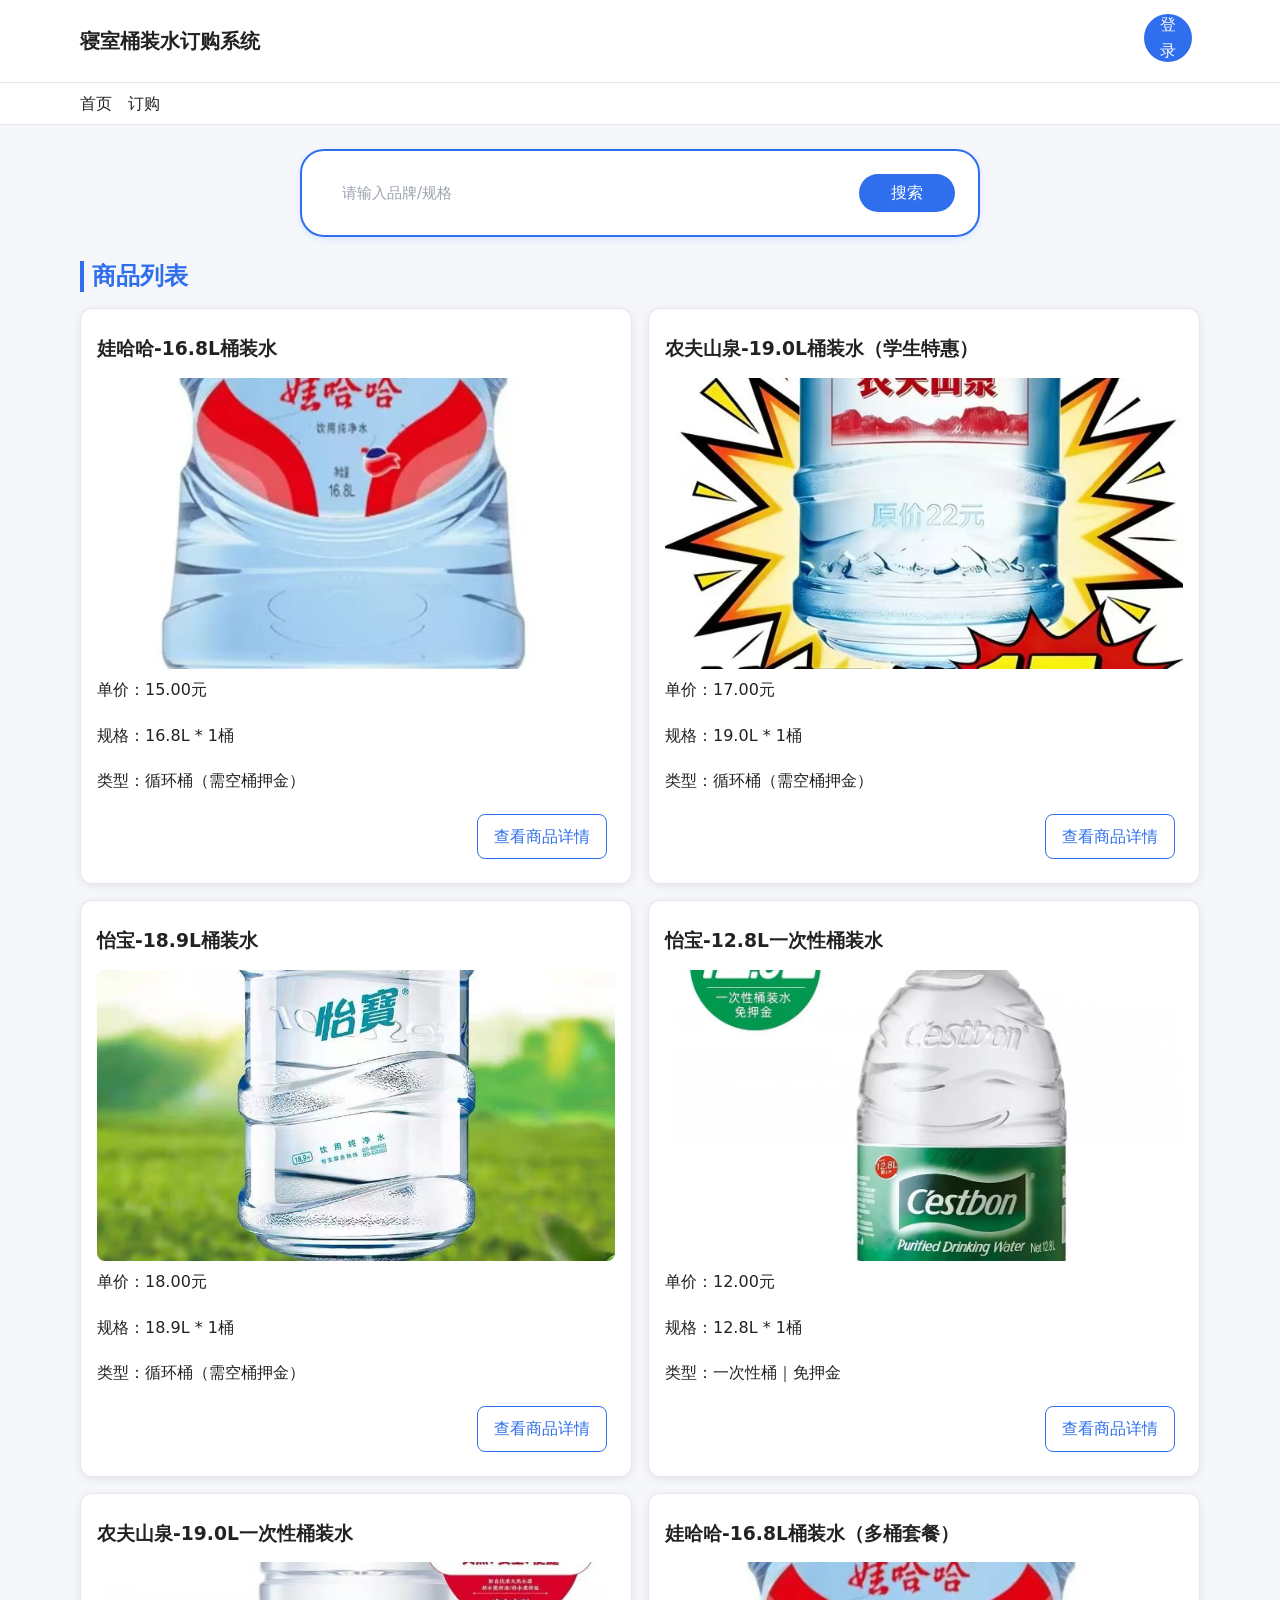
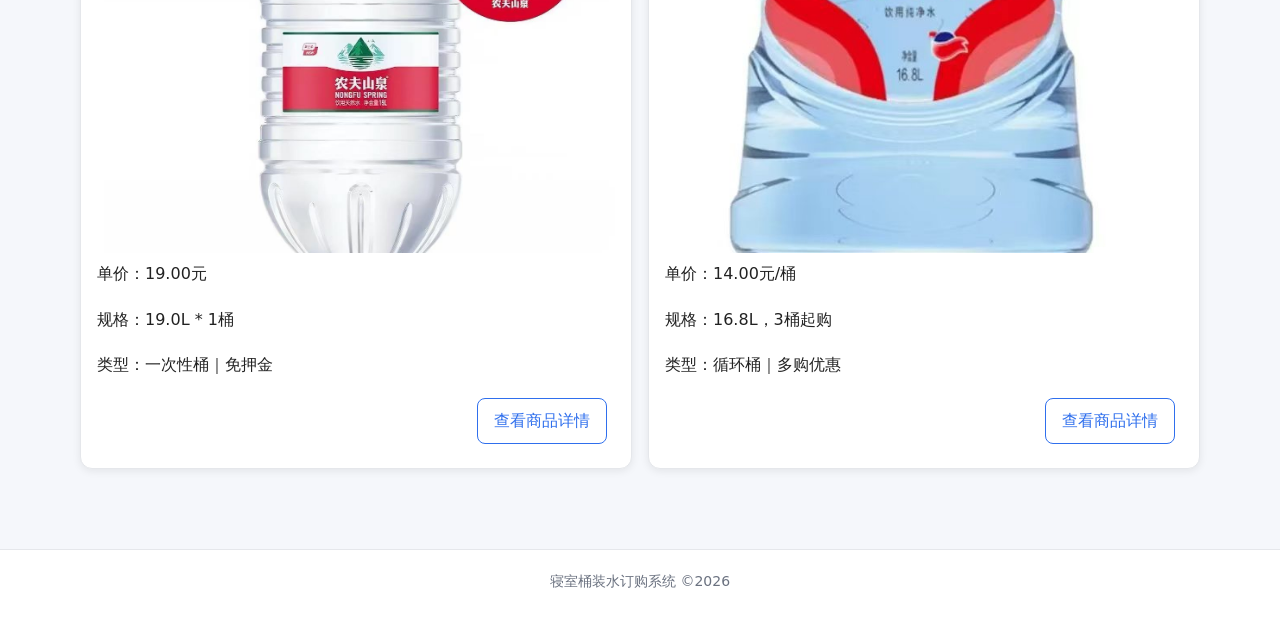
<file: 2025337621329-web-frontend-project/pages/index.html>
<!DOCTYPE html>
<html lang="zh-CN">
<head>
    <meta charset="UTF-8">
    <meta name="viewport" content="width=device-width, initial-scale=1.0">
    <title>寝室桶装水‑商品列表</title>
    <link rel="stylesheet" href="../css/style.css">
</head>
<body>
    <header>
        <div class="container header-wrap">
            <h1>寝室桶装水订购系统</h1>
            <div class="user-box">
                <button id="userCircleBtn" class="circle-btn">登录</button>
                <div id="userDropdown" class="dropdown-menu">
                    <a href="./profile.html">个人中心</a>
                    <button id="logoutBtn">登出</button>
                </div>
            </div>
        </div>
    </header>
    <nav>
        <div class="container">
            <a href="./index.html">首页</a>
            <a href="./create-order.html">订购</a>
        </div>
    </nav>
    <main class="container">
        <section class="search-section">
            <form id="search-form" class="search-bar">
                <input type="text" id="keyword" placeholder="请输入品牌/规格" autocomplete="off">
                <button type="submit">搜索</button>
            </form>
        </section>
        <h2>商品列表</h2>
        <section id="product-wrap">
            <article>
                <h3>娃哈哈‑16.8L桶装水</h3>
                <img src="../images/wahaha168.jpg" alt="娃哈哈16.8L饮用纯净水桶装水">
                <p>单价：15.00元</p>
                <p>规格：16.8L * 1桶</p>
                <p>类型：循环桶（需空桶押金）</p>
                <a class="btn btn--ghost" href="./detail-wahaha-168.html">查看商品详情</a>
            </article>
            <article>
                <h3>农夫山泉‑19.0L桶装水（学生特惠）</h3>
                <img src="../images/nongfu19stu.jpg" alt="农夫山泉19L桶装饮用天然水（学生特惠）">
                <p>单价：17.00元</p>
                <p>规格：19.0L * 1桶</p>
                <p>类型：循环桶（需空桶押金）</p>
                <a class="btn btn--ghost" href="./detail-nongfu-19stu.html">查看商品详情</a>
            </article>
            <article>
                <h3>怡宝‑18.9L桶装水</h3>
                <img src="../images/cestbon189.jpg" alt="怡宝18.9L饮用纯净水桶装水">
                <p>单价：18.00元</p>
                <p>规格：18.9L * 1桶</p>
                <p>类型：循环桶（需空桶押金）</p>
                <a class="btn btn--ghost" href="./detail-cestbon-189.html">查看商品详情</a>
            </article>
            <article>
                <h3>怡宝‑12.8L一次性桶装水</h3>
                <img src="../images/cestbon128.jpg" alt="怡宝12.8L一次性免押金桶装纯净水">
                <p>单价：12.00元</p>
                <p>规格：12.8L * 1桶</p>
                <p>类型：一次性桶｜免押金</p>
                <a class="btn btn--ghost" href="./detail-cestbon-128.html">查看商品详情</a>
            </article>
            <article>
                <h3>农夫山泉‑19.0L一次性桶装水</h3>
                <img src="../images/nongfu19once.jpg" alt="农夫山泉19L一次性无押金桶装天然水">
                <p>单价：19.00元</p>
                <p>规格：19.0L * 1桶</p>
                <p>类型：一次性桶｜免押金</p>
                <a class="btn btn--ghost" href="./detail-nongfu-19once.html">查看商品详情</a>
            </article>
            <article>
                <h3>娃哈哈‑16.8L桶装水（多桶套餐）</h3>
                <img src="../images/wahaha_package.jpg" alt="娃哈哈16.8L饮用纯净水桶装水">
                <p>单价：14.00元/桶</p>
                <p>规格：16.8L，3桶起购</p>
                <p>类型：循环桶｜多购优惠</p>
                <a class="btn btn--ghost" href="./detail-wahaha-package.html">查看商品详情</a>
            </article>
        </section>
    </main>

<!--登录注册弹窗 -->
<div id="loginModal" class="modal-mask">
  <div class="modal-box">
    <div class="modal-tab">
      <button class="tab-btn active" data-tab="login">登录</button>
      <button class="tab-btn" data-tab="register">注册</button>
    </div>
    <div class="tab-content login-tab active">
      <div>
        <label>账号</label>
        <input type="text" id="loginAccount" placeholder="输入账号">
      </div>
      <div>
        <label>密码</label>
        <input type="password" id="loginPwd" placeholder="输入密码">
      </div>
      <div class="modal-buttons">
        <button id="loginSubmitBtn">登录</button>
        <button id="closeModalBtn">关闭</button>
      </div>
    </div>
    <div class="tab-content register-tab">
      <div>
        <label>设置账号</label>
        <input type="text" id="regAccount" placeholder="自定义账号">
      </div>
      <div>
        <label>设置密码</label>
        <input type="password" id="regPwd" placeholder="自定义密码">
      </div>
      <div class="modal-buttons">
        <button id="regSubmitBtn">注册</button>
        <button id="closeModalBtn2">关闭</button>
      </div>
    </div>
  </div>
</div>

    <footer>
        <p>寝室桶装水订购系统 ©2026</p>
    </footer>

<script>
//搜索逻辑
const searchForm = document.getElementById('search-form');
const inputSearch = document.getElementById('keyword');
const productWrap = document.getElementById('product-wrap');
const articleList = productWrap.querySelectorAll('article');
function doSearch() {
    let keyword = inputSearch.value.trim().toLowerCase();
    articleList.forEach(card => {
        let textAll = card.textContent.toLowerCase();
        card.style.display = textAll.includes(keyword) ? '' : 'none';
    })
}
searchForm.addEventListener('submit', function(e){
    e.preventDefault();
    doSearch();
})

//登录注册状态
let userData = JSON.parse(localStorage.getItem("userList")) || [];
let loginState = localStorage.getItem("isLogin");
const circleBtn = document.getElementById("userCircleBtn");
const dropdown = document.getElementById("userDropdown");
const modalMask = document.getElementById("loginModal");
const tabBtns = document.querySelectorAll(".tab-btn");
const loginTab = document.querySelector(".login-tab");
const regTab = document.querySelector(".register-tab");

function initUserState(){
  circleBtn.innerText = loginState === "true" ? "用户" : "登录";
}
initUserState();

tabBtns.forEach(btn=>{
  btn.onclick = ()=>{
    tabBtns.forEach(b=>b.classList.remove("active"));
    btn.classList.add("active");
    const tab = btn.dataset.tab;
    if(tab === "login"){
      loginTab.classList.add("active");regTab.classList.remove("active");
    }else{
      loginTab.classList.remove("active");regTab.classList.add("active");
    }
  }
})

circleBtn.onclick = function(){
  if(loginState === "true"){
    dropdown.classList.toggle("show");
  }else{
    modalMask.classList.add("show");
    tabBtns[0].click();
  }
}
document.querySelector("#closeModalBtn").onclick = ()=> modalMask.classList.remove("show");
document.querySelector("#closeModalBtn2").onclick = ()=> modalMask.classList.remove("show");

document.querySelector("#regSubmitBtn").onclick = function(){
  const acc = document.getElementById("regAccount").value.trim();
  const pwd = document.getElementById("regPwd").value.trim();
  if(!acc||!pwd){alert("账号密码不能为空");return;}
  if(userData.find(u=>u.account===acc)){alert("账号已存在！");return;}
  userData.push({account:acc,password:pwd});
  localStorage.setItem("userList",JSON.stringify(userData));
  alert("注册成功！请登录");
  tabBtns[0].click();
}

document.querySelector("#loginSubmitBtn").onclick = function(){
  const acc = document.getElementById("loginAccount").value.trim();
  const pwd = document.getElementById("loginPwd").value.trim();
  const user = userData.find(u=>u.account===acc && u.password===pwd);
  if(user){
    alert("登录成功！");
    localStorage.setItem("isLogin","true");
    localStorage.setItem("currentUser", acc);
    loginState="true";
    circleBtn.innerText="用户";
    modalMask.classList.remove("show");
  }else{
    alert("账号或密码错误");
  }
}

document.getElementById("logoutBtn").onclick = function(){
  localStorage.removeItem("isLogin");
  localStorage.removeItem("currentUser");
  loginState=null;
  circleBtn.innerText="登录";
  dropdown.classList.remove("show");
}

document.addEventListener("click",function(e){
  if(!circleBtn.contains(e.target) && !dropdown.contains(e.target)){
    dropdown.classList.remove("show");
  }
})
</script>
</body>
</html>
</file>
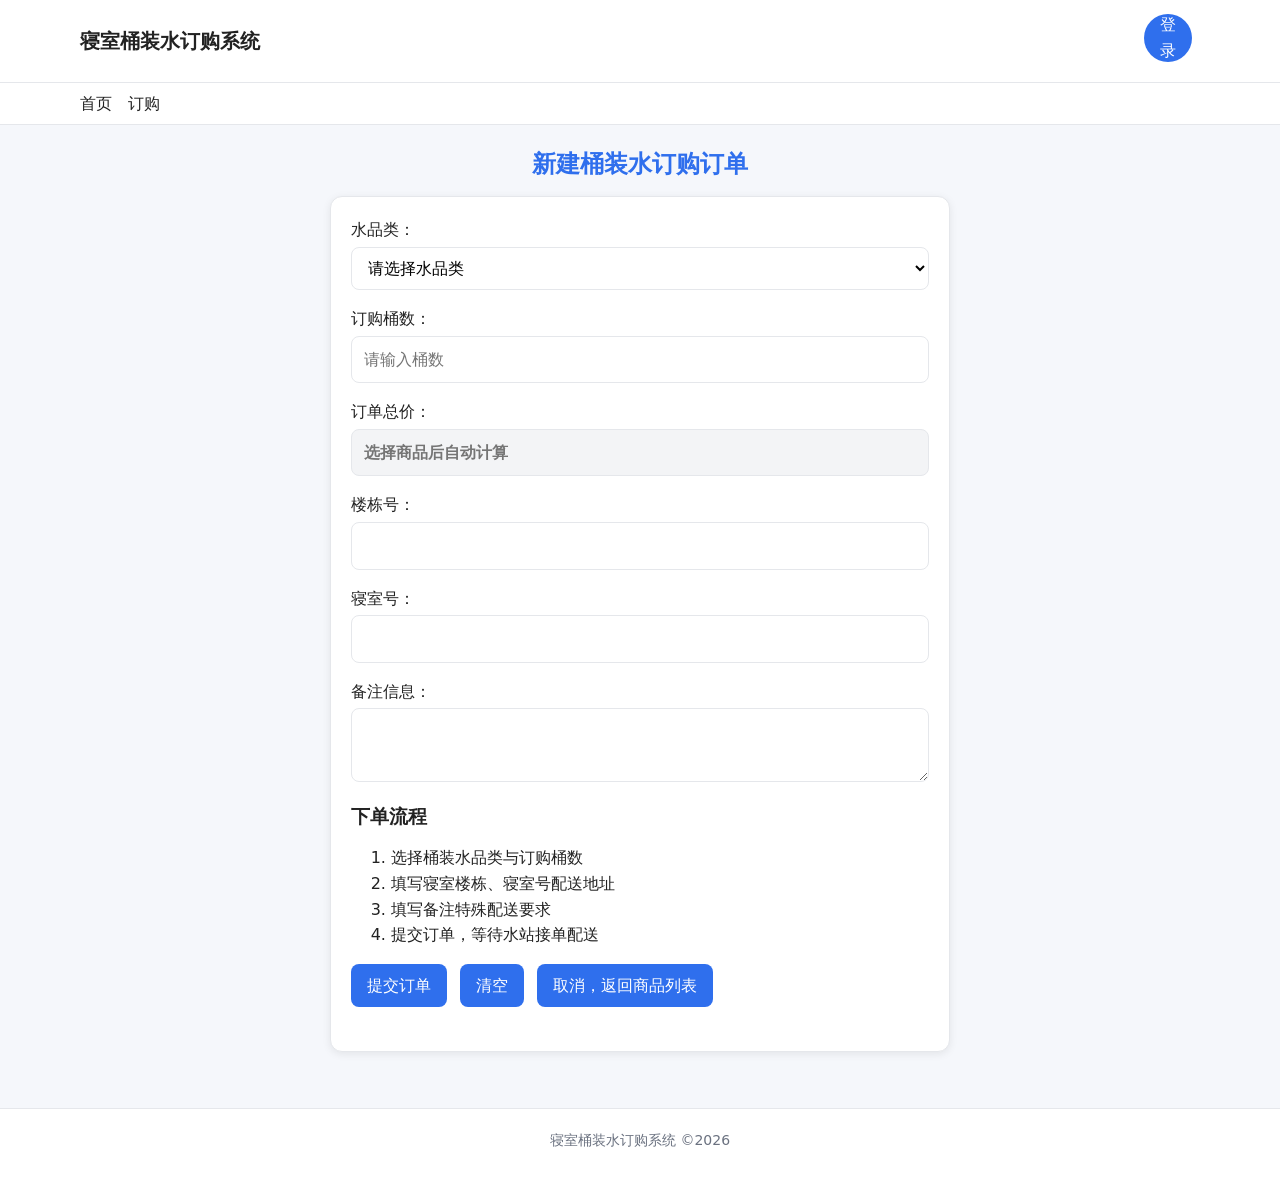
<file: 2025337621329-web-frontend-project/pages/create-order.html>
<!DOCTYPE html>
<html lang="zh-CN">
<head>
    <meta charset="UTF-8">
    <meta name="viewport" content="width=device-width, initial-scale=1.0">
    <title>创建订水订单</title>
    <link rel="stylesheet" href="../css/style.css">
</head>
<body>
    <header>
        <div class="container header-wrap">
            <h1>寝室桶装水订购系统</h1>
            <div class="user-box">
                <button id="userCircleBtn" class="circle-btn">登录</button>
                <div id="userDropdown" class="dropdown-menu">
                    <a href="./profile.html">个人中心</a>
                    <button id="logoutBtn">登出</button>
                </div>
            </div>
        </div>
    </header>
    <nav>
        <div class="container">
            <a href="./index.html">首页</a>
            <a href="./create-order.html">订购</a>
        </div>
    </nav>
    <main class="container">
        <h2 style="text-align:center; border-left:none; padding-left:0;">新建桶装水订购订单</h2>
        <form id="orderForm" style="margin: 0 auto;">
            <div>
                <label for="water-type">水品类：</label>
                <select id="water-type">
                    <option value="" selected disabled>请选择水品类</option>
                    <option value="wahaha-16.8" data-price="15">娃哈哈‑16.8L桶装水｜15元</option>
                    <option value="nongfu-19-student" data-price="17">农夫山泉‑19.0L桶装水(学生特惠)｜17元</option>
                    <option value="c'estbon-18.9" data-price="18">怡宝‑18.9L桶装水｜18元</option>
                    <option value="c'estbon-12.8" data-price="12">怡宝‑12.8L一次性桶装水｜12元（免押金）</option>
                    <option value="nongfu-19-once" data-price="19">农夫山泉‑19.0L一次性桶装水｜19元（免押金）</option>
                </select>
            </div>
            <div>
                <label for="bucket-count">订购桶数：</label>
                <input type="number" id="bucket-count" min="1" placeholder="请输入桶数">
            </div>
            <div>
                <label>订单总价：</label>
                <input type="text" id="total-price" value="" readonly placeholder="选择商品后自动计算" style="background-color:#f3f4f6; font-weight:600; color: var(--color-price);">
            </div>
            <div>
                <label for="building">楼栋号：</label>
                <input type="text" id="building">
            </div>
            <div>
                <label for="room">寝室号：</label>
                <input type="text" id="room">
            </div>
            <div>
                <label for="remark">备注信息：</label>
                <textarea id="remark"></textarea>
            </div>

            <h3>下单流程</h3>
            <ol>
                <li>选择桶装水品类与订购桶数</li>
                <li>填写寝室楼栋、寝室号配送地址</li>
                <li>填写备注特殊配送要求</li>
                <li>提交订单，等待水站接单配送</li>
            </ol>

            <div>
                <button type="submit">提交订单</button>
                <button type="reset">清空</button>
                <a href="./index.html"><button type="button">取消，返回商品列表</button></a>
            </div>
        </form>
    </main>

<div id="loginModal" class="modal-mask">
  <div class="modal-box">
    <div class="modal-tab">
      <button class="tab-btn active" data-tab="login">登录</button>
      <button class="tab-btn" data-tab="register">注册</button>
    </div>
    <div class="tab-content login-tab active">
      <div>
        <label>账号</label>
        <input type="text" id="loginAccount" placeholder="输入账号">
      </div>
      <div>
        <label>密码</label>
        <input type="password" id="loginPwd" placeholder="输入密码">
      </div>
      <div class="modal-buttons">
        <button id="loginSubmitBtn">登录</button>
        <button id="closeModalBtn">关闭</button>
      </div>
    </div>
    <div class="tab-content register-tab">
      <div>
        <label>设置账号</label>
        <input type="text" id="regAccount" placeholder="自定义账号">
      </div>
      <div>
        <label>设置密码</label>
        <input type="password" id="regPwd" placeholder="自定义密码">
      </div>
      <div class="modal-buttons">
        <button id="regSubmitBtn">注册</button>
        <button id="closeModalBtn2">关闭</button>
      </div>
    </div>
  </div>
</div>

    <footer>
        <p>寝室桶装水订购系统 ©2026</p>
    </footer>

<script>
let userData = JSON.parse(localStorage.getItem("userList")) || [];
let loginState = localStorage.getItem("isLogin");
const circleBtn = document.getElementById("userCircleBtn");
const dropdown = document.getElementById("userDropdown");
const modalMask = document.getElementById("loginModal");
const tabBtns = document.querySelectorAll(".tab-btn");
const loginTab = document.querySelector(".login-tab");
const regTab = document.querySelector(".register-tab");

function initUserState(){
  circleBtn.innerText = loginState === "true" ? "用户" : "登录";
}
initUserState();

tabBtns.forEach(btn=>{
  btn.onclick = ()=>{
    tabBtns.forEach(b=>b.classList.remove("active"));
    btn.classList.add("active");
    const tab = btn.dataset.tab;
    if(tab === "login"){
      loginTab.classList.add("active");regTab.classList.remove("active");
    }else{
      loginTab.classList.remove("active");regTab.classList.add("active");
    }
  }
})

circleBtn.onclick = function(){
  if(loginState === "true"){
    dropdown.classList.toggle("show");
  }else{
    modalMask.classList.add("show");
    tabBtns[0].click();
  }
}
document.querySelector("#closeModalBtn").onclick = ()=> modalMask.classList.remove("show");
document.querySelector("#closeModalBtn2").onclick = ()=> modalMask.classList.remove("show");

document.querySelector("#regSubmitBtn").onclick = function(){
  const acc = document.getElementById("regAccount").value.trim();
  const pwd = document.getElementById("regPwd").value.trim();
  if(!acc||!pwd){alert("账号密码不能为空");return;}
  if(userData.find(u=>u.account===acc)){alert("账号已存在！");return;}
  userData.push({account:acc,password:pwd});
  localStorage.setItem("userList",JSON.stringify(userData));
  alert("注册成功！请登录");
  tabBtns[0].click();
}

document.querySelector("#loginSubmitBtn").onclick = function(){
  const acc = document.getElementById("loginAccount").value.trim();
  const pwd = document.getElementById("loginPwd").value.trim();
  const user = userData.find(u=>u.account===acc && u.password===pwd);
  if(user){
    alert("登录成功！");
    localStorage.setItem("isLogin","true");
    localStorage.setItem("currentUser", acc);
    loginState="true";
    circleBtn.innerText="用户";
    modalMask.classList.remove("show");
  }else{
    alert("账号或密码错误");
  }
}

document.getElementById("logoutBtn").onclick = function(){
  localStorage.removeItem("isLogin");
  localStorage.removeItem("currentUser");
  loginState=null;
  circleBtn.innerText="登录";
  dropdown.classList.remove("show");
}

document.addEventListener("click",function(e){
  if(!circleBtn.contains(e.target) && !dropdown.contains(e.target)){
    dropdown.classList.remove("show");
  }
})

// 价格自动计算
function calcPrice(){
  const sel = document.getElementById("water-type");
  const countInput = document.getElementById("bucket-count");
  const priceInput = document.getElementById("total-price");
  if(!sel.value || !countInput.value){
    priceInput.value = "";
    return null;
  }
  const price = parseFloat(sel.options[sel.selectedIndex].dataset.price) || 0;
  const count = parseInt(countInput.value) || 0;
  const total = (price * count).toFixed(2);
  priceInput.value = total + "元";
  return total;
}
document.getElementById("water-type").addEventListener("change", calcPrice);
document.getElementById("bucket-count").addEventListener("input", calcPrice);

// 提交订单：保存到当前账号的订单列表
document.getElementById("orderForm").addEventListener("submit", function(e){
  e.preventDefault();
  if(loginState !== "true"){
    alert("请先登录后再下单！");
    modalMask.classList.add("show");
    tabBtns[0].click();
    return;
  }
  const waterType = document.getElementById("water-type");
  if(!waterType.value){ alert("请选择水品类"); return; }
  const waterName = waterType.options[waterType.selectedIndex].text.split("｜")[0];
  const count = document.getElementById("bucket-count").value.trim();
  const building = document.getElementById("building").value.trim();
  const room = document.getElementById("room").value.trim();
  if(!count || count < 1){ alert("请输入有效的订购桶数"); return; }
  if(!building || !room){ alert("请填写楼栋号和寝室号"); return; }

  const price = calcPrice();
  if(price === null){ alert("请确认商品和桶数后再提交"); return; }
  const currentUser = localStorage.getItem("currentUser");
  const orderKey = "orders_" + currentUser;
  let orders = JSON.parse(localStorage.getItem(orderKey)) || [];
  const order = {
    id: Date.now(),
    water: waterName,
    count: count,
    price: price,
    building: building,
    room: room,
    remark: document.getElementById("remark").value.trim(),
    status: "待接单",
    time: new Date().toLocaleDateString()
  };
  orders.unshift(order);
  localStorage.setItem(orderKey, JSON.stringify(orders));
  alert("订单提交成功！可在个人中心查看。");
  document.getElementById("orderForm").reset();
  calcPrice();
})
</script>
</body>
</html>
</file>
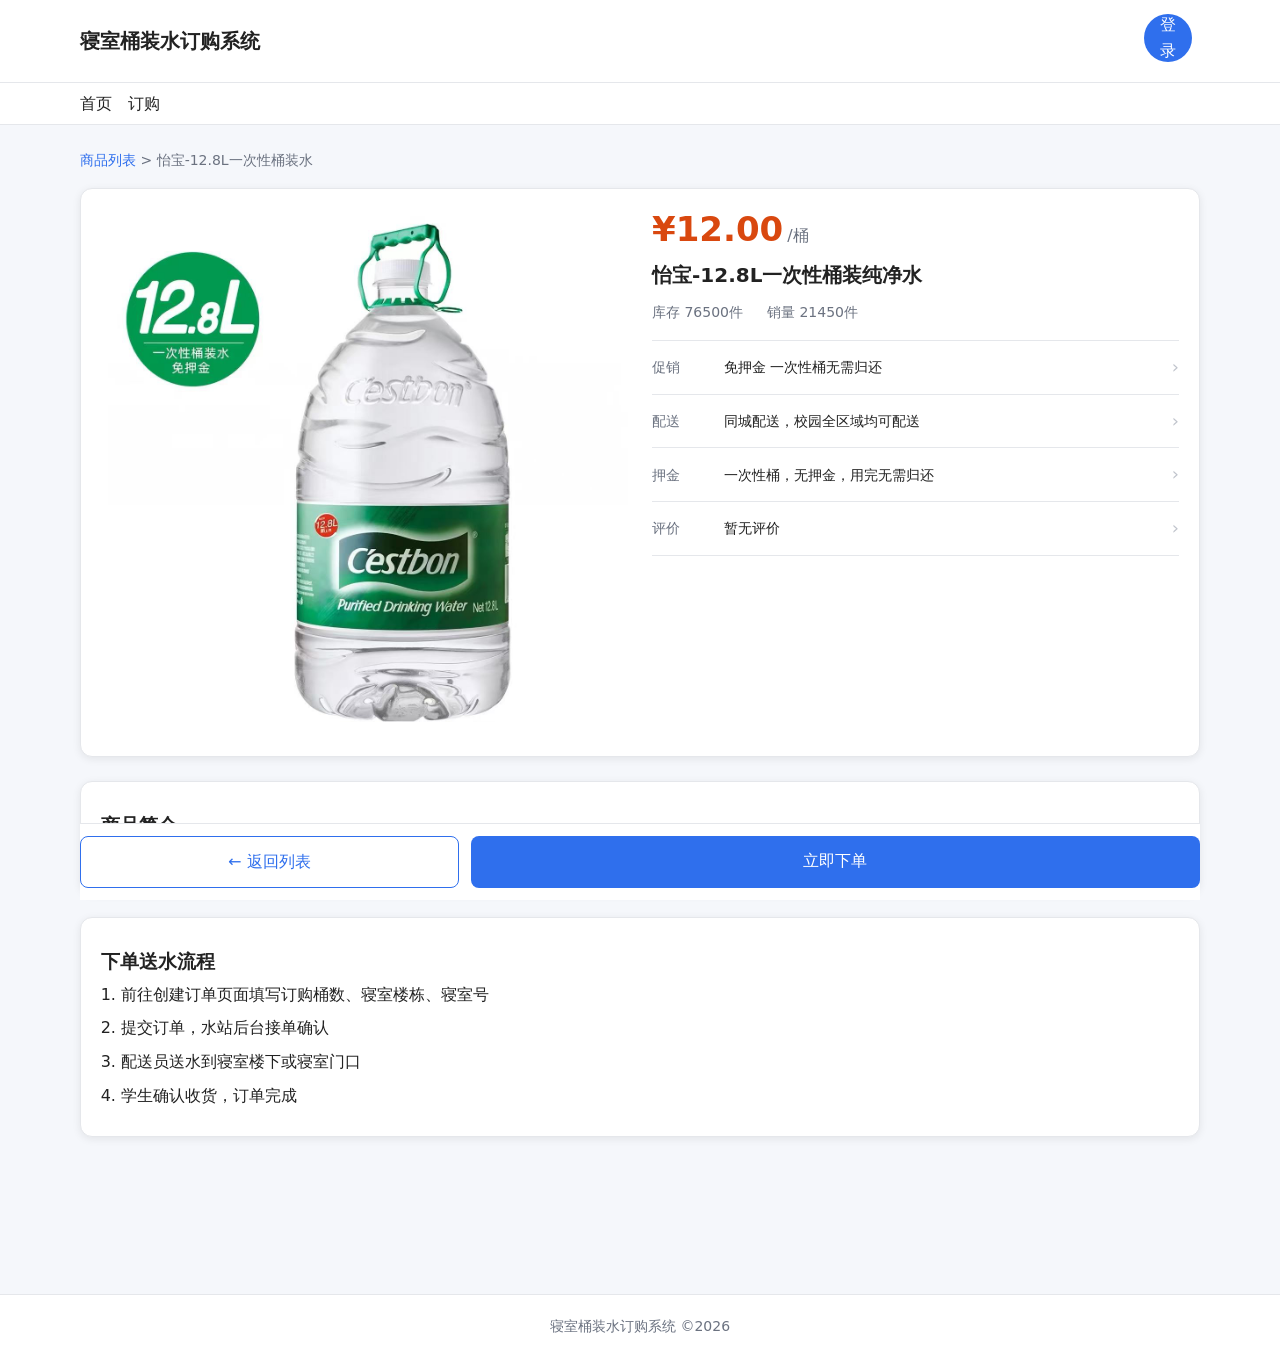
<file: 2025337621329-web-frontend-project/pages/detail-cestbon-128.html>
<!DOCTYPE html>
<html lang="zh-CN">
<head>
    <meta charset="UTF-8">
    <meta name="viewport" content="width=device-width, initial-scale=1.0">
    <title>商品详情｜怡宝‑12.8L一次性桶装水</title>
    <link rel="stylesheet" href="../css/style.css">
</head>
<body>
    <header>
        <div class="container header-wrap">
            <h1>寝室桶装水订购系统</h1>
            <div class="user-box">
                <button id="userCircleBtn" class="circle-btn">登录</button>
                <div id="userDropdown" class="dropdown-menu">
                    <a href="./profile.html">个人中心</a>
                    <button id="logoutBtn">登出</button>
                </div>
            </div>
        </div>
    </header>
    <nav>
        <div class="container">
            <a href="./index.html">首页</a>
            <a href="./create-order.html">订购</a>
        </div>
    </nav>
    <main class="container">
        <div class="breadcrumb">
            <a href="./index.html">商品列表</a> &gt; <span>怡宝‑12.8L一次性桶装水</span>
        </div>
        <section class="product-detail">
            <div class="product-image">
                <img src="../images/cestbon128.jpg" alt="怡宝12.8L一次性免押金桶装纯净水">
            </div>
            <div class="product-info">
                <div class="product-price">¥12.00<span class="price-unit">/桶</span></div>
                <h2 class="product-title">怡宝‑12.8L一次性桶装纯净水</h2>
                <div class="product-meta">
                    <span>库存 76500件</span>
                    <span>销量 21450件</span>
                </div>
                <ul class="product-attrs">
                    <li><span class="attr-label">促销</span><span class="attr-value">免押金 一次性桶无需归还</span><span class="attr-arrow">›</span></li>
                    <li><span class="attr-label">配送</span><span class="attr-value">同城配送，校园全区域均可配送</span><span class="attr-arrow">›</span></li>
                    <li><span class="attr-label">押金</span><span class="attr-value">一次性桶，无押金，用完无需归还</span><span class="attr-arrow">›</span></li>
                    <li><span class="attr-label">评价</span><span class="attr-value">暂无评价</span><span class="attr-arrow">›</span></li>
                </ul>
            </div>
        </section>
        <section class="product-desc">
            <h3>商品简介</h3>
            <p>一次性免押金桶装水，适合短期居住、临时用水，用完直接丢弃，不用处理空桶归还。规格：12.8L /桶，一次性桶，无需押金。</p>
        </section>
        <section class="order-flow">
            <h3>下单送水流程</h3>
            <ol>
                <li>前往创建订单页面填写订购桶数、寝室楼栋、寝室号</li>
                <li>提交订单，水站后台接单确认</li>
                <li>配送员送水到寝室楼下或寝室门口</li>
                <li>学生确认收货，订单完成</li>
            </ol>
        </section>
        <div class="action-bar">
            <a href="./index.html" class="btn-back">← 返回列表</a>
            <a href="./create-order.html" class="btn-order">立即下单</a>
        </div>
    </main>

<div id="loginModal" class="modal-mask">
  <div class="modal-box">
    <div class="modal-tab">
      <button class="tab-btn active" data-tab="login">登录</button>
      <button class="tab-btn" data-tab="register">注册</button>
    </div>
    <div class="tab-content login-tab active">
      <div>
        <label>账号</label>
        <input type="text" id="loginAccount" placeholder="输入账号">
      </div>
      <div>
        <label>密码</label>
        <input type="password" id="loginPwd" placeholder="输入密码">
      </div>
      <div class="modal-buttons">
        <button id="loginSubmitBtn">登录</button>
        <button id="closeModalBtn">关闭</button>
      </div>
    </div>
    <div class="tab-content register-tab">
      <div>
        <label>设置账号</label>
        <input type="text" id="regAccount" placeholder="自定义账号">
      </div>
      <div>
        <label>设置密码</label>
        <input type="password" id="regPwd" placeholder="自定义密码">
      </div>
      <div class="modal-buttons">
        <button id="regSubmitBtn">注册</button>
        <button id="closeModalBtn2">关闭</button>
      </div>
    </div>
  </div>
</div>

    <footer>
        <p>寝室桶装水订购系统 ©2026</p>
    </footer>

<script>
let userData = JSON.parse(localStorage.getItem("userList")) || [];
let loginState = localStorage.getItem("isLogin");
const circleBtn = document.getElementById("userCircleBtn");
const dropdown = document.getElementById("userDropdown");
const modalMask = document.getElementById("loginModal");
const tabBtns = document.querySelectorAll(".tab-btn");
const loginTab = document.querySelector(".login-tab");
const regTab = document.querySelector(".register-tab");

function initUserState(){
  circleBtn.innerText = loginState === "true" ? "用户" : "登录";
}
initUserState();

tabBtns.forEach(btn=>{
  btn.onclick = ()=>{
    tabBtns.forEach(b=>b.classList.remove("active"));
    btn.classList.add("active");
    const tab = btn.dataset.tab;
    if(tab === "login"){
      loginTab.classList.add("active");regTab.classList.remove("active");
    }else{
      loginTab.classList.remove("active");regTab.classList.add("active");
    }
  }
})

circleBtn.onclick = function(){
  if(loginState === "true"){
    dropdown.classList.toggle("show");
  }else{
    modalMask.classList.add("show");
    tabBtns[0].click();
  }
}
document.querySelector("#closeModalBtn").onclick = ()=> modalMask.classList.remove("show");
document.querySelector("#closeModalBtn2").onclick = ()=> modalMask.classList.remove("show");

document.querySelector("#regSubmitBtn").onclick = function(){
  const acc = document.getElementById("regAccount").value.trim();
  const pwd = document.getElementById("regPwd").value.trim();
  if(!acc||!pwd){alert("账号密码不能为空");return;}
  if(userData.find(u=>u.account===acc)){alert("账号已存在！");return;}
  userData.push({account:acc,password:pwd});
  localStorage.setItem("userList",JSON.stringify(userData));
  alert("注册成功！请登录");
  tabBtns[0].click();
}

document.querySelector("#loginSubmitBtn").onclick = function(){
  const acc = document.getElementById("loginAccount").value.trim();
  const pwd = document.getElementById("loginPwd").value.trim();
  const user = userData.find(u=>u.account===acc && u.password===pwd);
  if(user){
    alert("登录成功！");
    localStorage.setItem("isLogin","true");
    localStorage.setItem("currentUser", acc);
    loginState="true";
    circleBtn.innerText="用户";
    modalMask.classList.remove("show");
  }else{
    alert("账号或密码错误");
  }
}

document.getElementById("logoutBtn").onclick = function(){
  localStorage.removeItem("isLogin");
  localStorage.removeItem("currentUser");
  loginState=null;
  circleBtn.innerText="登录";
  dropdown.classList.remove("show");
}

document.addEventListener("click",function(e){
  if(!circleBtn.contains(e.target) && !dropdown.contains(e.target)){
    dropdown.classList.remove("show");
  }
})
</script>
</body>
</html>
</file>
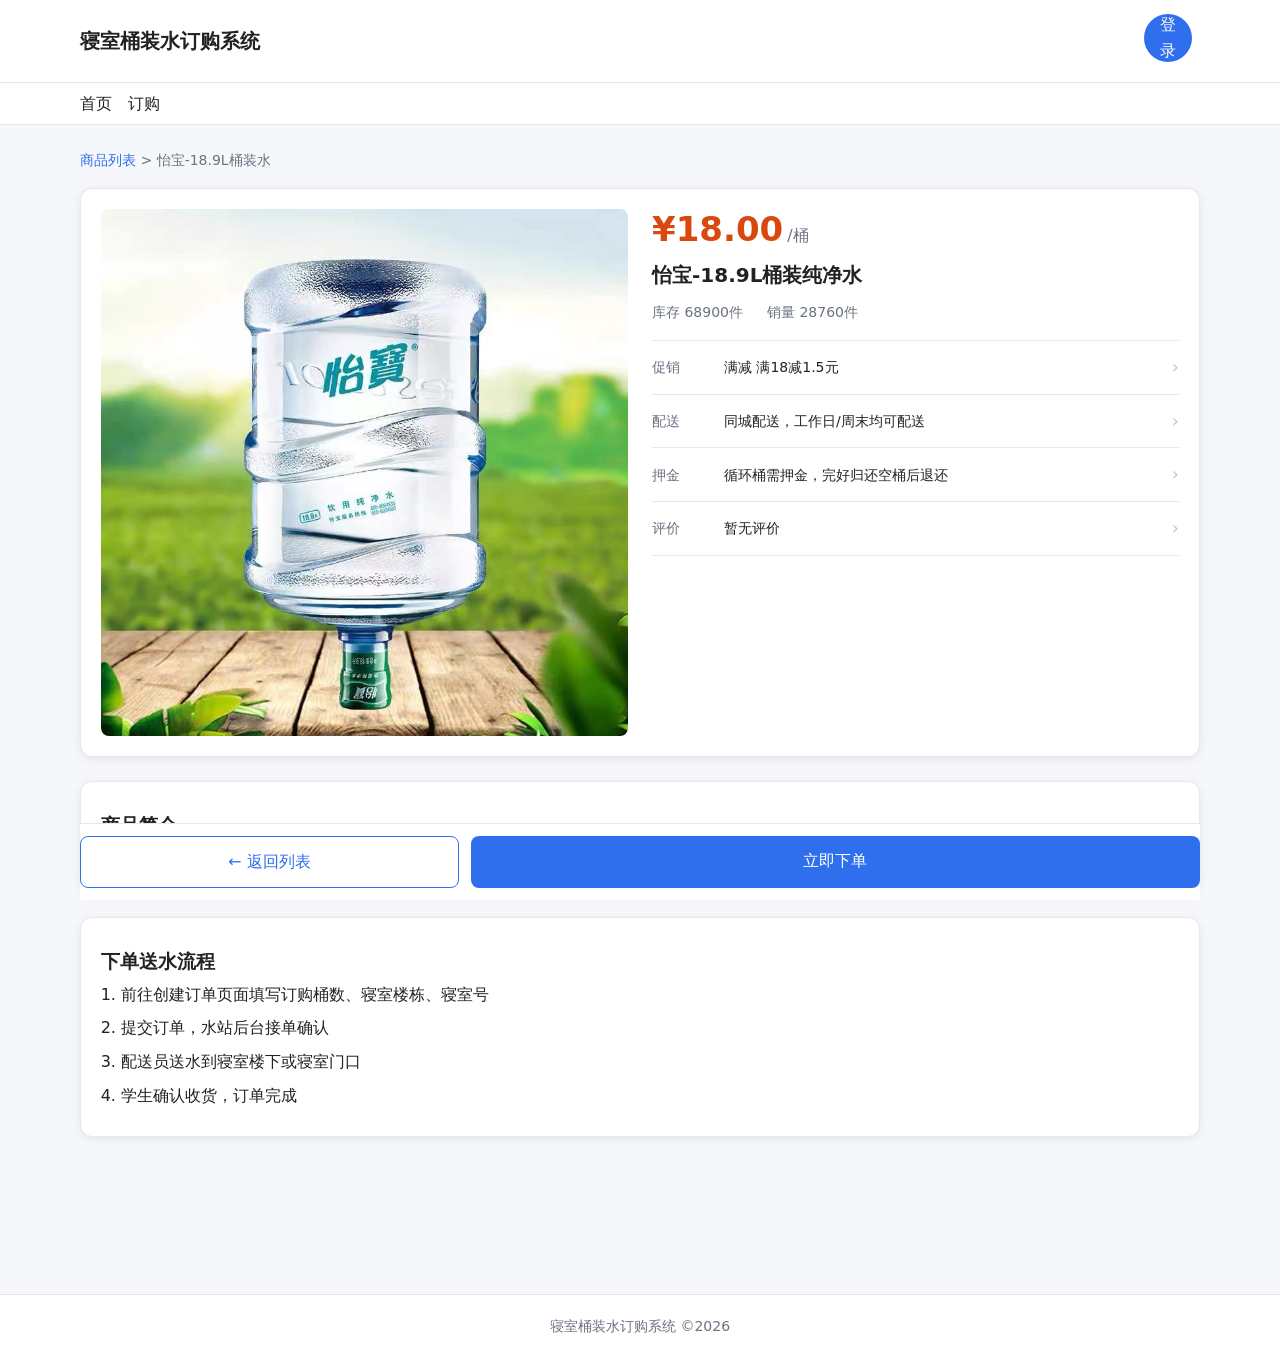
<file: 2025337621329-web-frontend-project/pages/detail-cestbon-189.html>
<!DOCTYPE html>
<html lang="zh-CN">
<head>
    <meta charset="UTF-8">
    <meta name="viewport" content="width=device-width, initial-scale=1.0">
    <title>商品详情｜怡宝‑18.9L桶装水</title>
    <link rel="stylesheet" href="../css/style.css">
</head>
<body>
    <header>
        <div class="container header-wrap">
            <h1>寝室桶装水订购系统</h1>
            <div class="user-box">
                <button id="userCircleBtn" class="circle-btn">登录</button>
                <div id="userDropdown" class="dropdown-menu">
                    <a href="./profile.html">个人中心</a>
                    <button id="logoutBtn">登出</button>
                </div>
            </div>
        </div>
    </header>
    <nav>
        <div class="container">
            <a href="./index.html">首页</a>
            <a href="./create-order.html">订购</a>
        </div>
    </nav>
    <main class="container">
        <div class="breadcrumb">
            <a href="./index.html">商品列表</a> &gt; <span>怡宝‑18.9L桶装水</span>
        </div>
        <section class="product-detail">
            <div class="product-image">
                <img src="../images/cestbon189.jpg" alt="怡宝18.9L饮用纯净水桶装水">
            </div>
            <div class="product-info">
                <div class="product-price">¥18.00<span class="price-unit">/桶</span></div>
                <h2 class="product-title">怡宝‑18.9L桶装纯净水</h2>
                <div class="product-meta">
                    <span>库存 68900件</span>
                    <span>销量 28760件</span>
                </div>
                <ul class="product-attrs">
                    <li><span class="attr-label">促销</span><span class="attr-value">满减 满18减1.5元</span><span class="attr-arrow">›</span></li>
                    <li><span class="attr-label">配送</span><span class="attr-value">同城配送，工作日/周末均可配送</span><span class="attr-arrow">›</span></li>
                    <li><span class="attr-label">押金</span><span class="attr-value">循环桶需押金，完好归还空桶后退还</span><span class="attr-arrow">›</span></li>
                    <li><span class="attr-label">评价</span><span class="attr-value">暂无评价</span><span class="attr-arrow">›</span></li>
                </ul>
            </div>
        </section>
        <section class="product-desc">
            <h3>商品简介</h3>
            <p>怡宝纯净水，经过多级过滤处理，口感清爽，校园配送稳定。规格：18.9L /桶，循环PC桶，需空桶押金。</p>
        </section>
        <section class="order-flow">
            <h3>下单送水流程</h3>
            <ol>
                <li>前往创建订单页面填写订购桶数、寝室楼栋、寝室号</li>
                <li>提交订单，水站后台接单确认</li>
                <li>配送员送水到寝室楼下或寝室门口</li>
                <li>学生确认收货，订单完成</li>
            </ol>
        </section>
        <div class="action-bar">
            <a href="./index.html" class="btn-back">← 返回列表</a>
            <a href="./create-order.html" class="btn-order">立即下单</a>
        </div>
    </main>

<div id="loginModal" class="modal-mask">
  <div class="modal-box">
    <div class="modal-tab">
      <button class="tab-btn active" data-tab="login">登录</button>
      <button class="tab-btn" data-tab="register">注册</button>
    </div>
    <div class="tab-content login-tab active">
      <div>
        <label>账号</label>
        <input type="text" id="loginAccount" placeholder="输入账号">
      </div>
      <div>
        <label>密码</label>
        <input type="password" id="loginPwd" placeholder="输入密码">
      </div>
      <div class="modal-buttons">
        <button id="loginSubmitBtn">登录</button>
        <button id="closeModalBtn">关闭</button>
      </div>
    </div>
    <div class="tab-content register-tab">
      <div>
        <label>设置账号</label>
        <input type="text" id="regAccount" placeholder="自定义账号">
      </div>
      <div>
        <label>设置密码</label>
        <input type="password" id="regPwd" placeholder="自定义密码">
      </div>
      <div class="modal-buttons">
        <button id="regSubmitBtn">注册</button>
        <button id="closeModalBtn2">关闭</button>
      </div>
    </div>
  </div>
</div>

    <footer>
        <p>寝室桶装水订购系统 ©2026</p>
    </footer>

<script>
let userData = JSON.parse(localStorage.getItem("userList")) || [];
let loginState = localStorage.getItem("isLogin");
const circleBtn = document.getElementById("userCircleBtn");
const dropdown = document.getElementById("userDropdown");
const modalMask = document.getElementById("loginModal");
const tabBtns = document.querySelectorAll(".tab-btn");
const loginTab = document.querySelector(".login-tab");
const regTab = document.querySelector(".register-tab");

function initUserState(){
  circleBtn.innerText = loginState === "true" ? "用户" : "登录";
}
initUserState();

tabBtns.forEach(btn=>{
  btn.onclick = ()=>{
    tabBtns.forEach(b=>b.classList.remove("active"));
    btn.classList.add("active");
    const tab = btn.dataset.tab;
    if(tab === "login"){
      loginTab.classList.add("active");regTab.classList.remove("active");
    }else{
      loginTab.classList.remove("active");regTab.classList.add("active");
    }
  }
})

circleBtn.onclick = function(){
  if(loginState === "true"){
    dropdown.classList.toggle("show");
  }else{
    modalMask.classList.add("show");
    tabBtns[0].click();
  }
}
document.querySelector("#closeModalBtn").onclick = ()=> modalMask.classList.remove("show");
document.querySelector("#closeModalBtn2").onclick = ()=> modalMask.classList.remove("show");

document.querySelector("#regSubmitBtn").onclick = function(){
  const acc = document.getElementById("regAccount").value.trim();
  const pwd = document.getElementById("regPwd").value.trim();
  if(!acc||!pwd){alert("账号密码不能为空");return;}
  if(userData.find(u=>u.account===acc)){alert("账号已存在！");return;}
  userData.push({account:acc,password:pwd});
  localStorage.setItem("userList",JSON.stringify(userData));
  alert("注册成功！请登录");
  tabBtns[0].click();
}

document.querySelector("#loginSubmitBtn").onclick = function(){
  const acc = document.getElementById("loginAccount").value.trim();
  const pwd = document.getElementById("loginPwd").value.trim();
  const user = userData.find(u=>u.account===acc && u.password===pwd);
  if(user){
    alert("登录成功！");
    localStorage.setItem("isLogin","true");
    localStorage.setItem("currentUser", acc);
    loginState="true";
    circleBtn.innerText="用户";
    modalMask.classList.remove("show");
  }else{
    alert("账号或密码错误");
  }
}

document.getElementById("logoutBtn").onclick = function(){
  localStorage.removeItem("isLogin");
  localStorage.removeItem("currentUser");
  loginState=null;
  circleBtn.innerText="登录";
  dropdown.classList.remove("show");
}

document.addEventListener("click",function(e){
  if(!circleBtn.contains(e.target) && !dropdown.contains(e.target)){
    dropdown.classList.remove("show");
  }
})
</script>
</body>
</html>
</file>
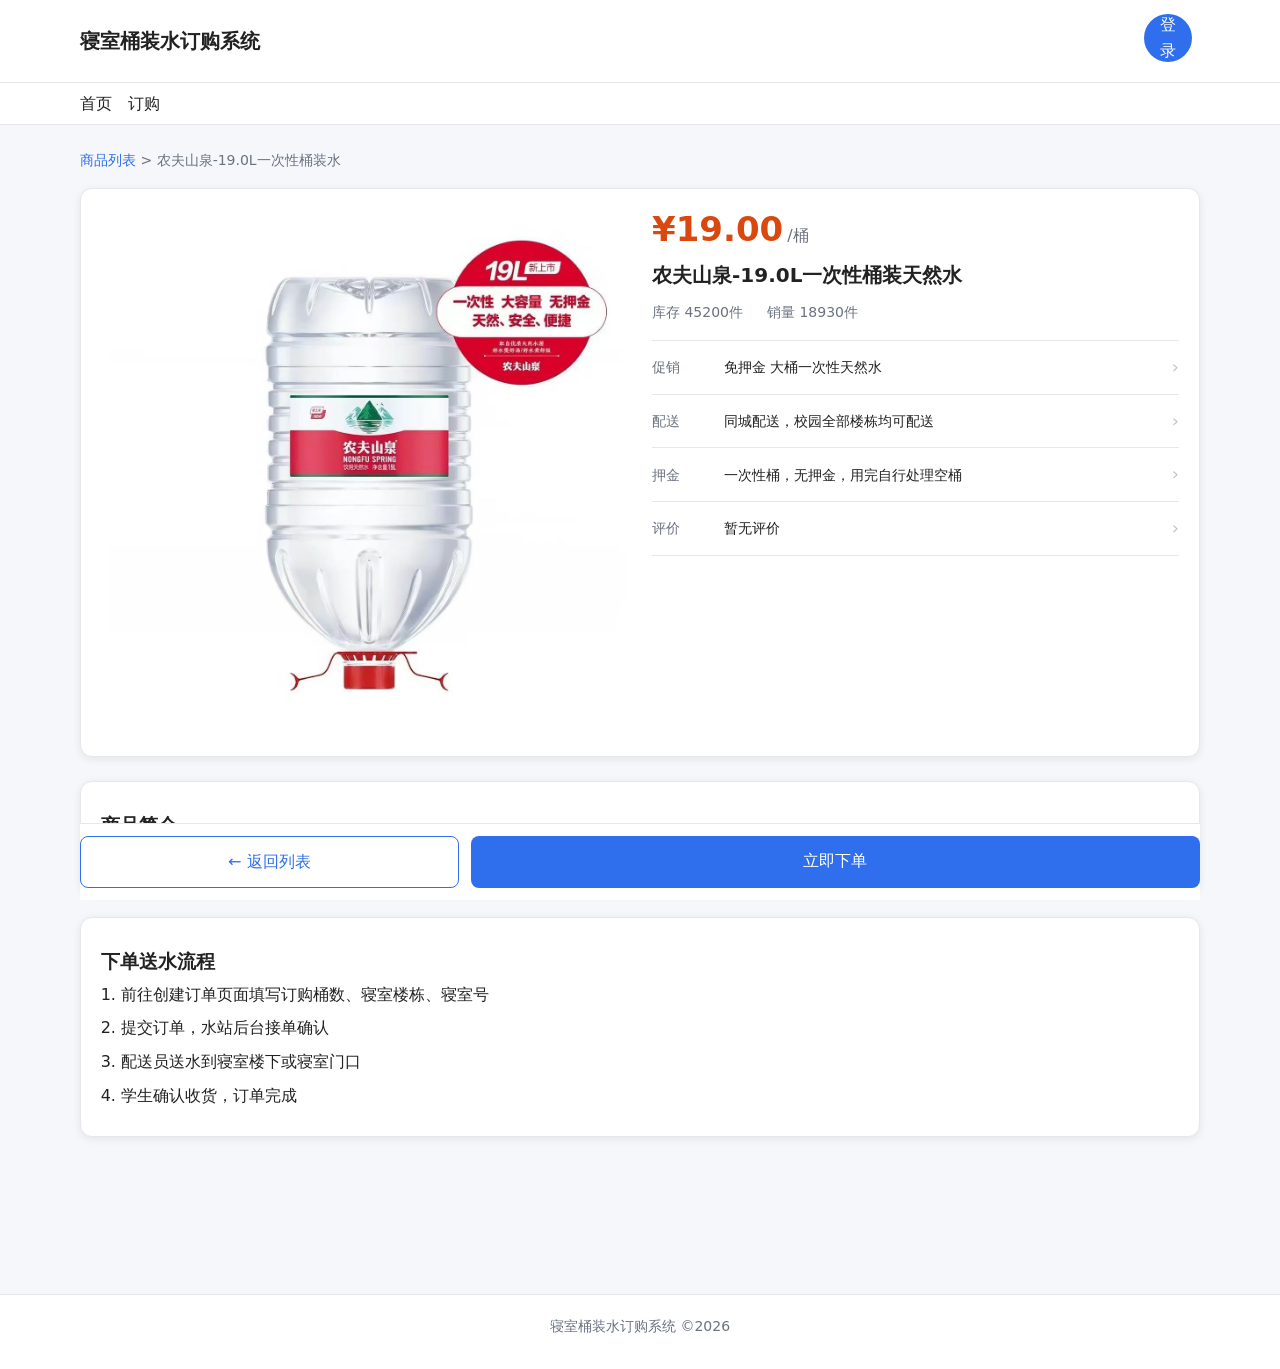
<file: 2025337621329-web-frontend-project/pages/detail-nongfu-19once.html>
<!DOCTYPE html>
<html lang="zh-CN">
<head>
    <meta charset="UTF-8">
    <meta name="viewport" content="width=device-width, initial-scale=1.0">
    <title>商品详情｜农夫山泉‑19.0L一次性桶装水</title>
    <link rel="stylesheet" href="../css/style.css">
</head>
<body>
    <header>
        <div class="container header-wrap">
            <h1>寝室桶装水订购系统</h1>
            <div class="user-box">
                <button id="userCircleBtn" class="circle-btn">登录</button>
                <div id="userDropdown" class="dropdown-menu">
                    <a href="./profile.html">个人中心</a>
                    <button id="logoutBtn">登出</button>
                </div>
            </div>
        </div>
    </header>
    <nav>
        <div class="container">
            <a href="./index.html">首页</a>
            <a href="./create-order.html">订购</a>
        </div>
    </nav>
    <main class="container">
        <div class="breadcrumb">
            <a href="./index.html">商品列表</a> &gt; <span>农夫山泉‑19.0L一次性桶装水</span>
        </div>
        <section class="product-detail">
            <div class="product-image">
                <img src="../images/nongfu19once.jpg" alt="农夫山泉19L一次性无押金桶装天然水">
            </div>
            <div class="product-info">
                <div class="product-price">¥19.00<span class="price-unit">/桶</span></div>
                <h2 class="product-title">农夫山泉‑19.0L一次性桶装天然水</h2>
                <div class="product-meta">
                    <span>库存 45200件</span>
                    <span>销量 18930件</span>
                </div>
                <ul class="product-attrs">
                    <li><span class="attr-label">促销</span><span class="attr-value">免押金 大桶一次性天然水</span><span class="attr-arrow">›</span></li>
                    <li><span class="attr-label">配送</span><span class="attr-value">同城配送，校园全部楼栋均可配送</span><span class="attr-arrow">›</span></li>
                    <li><span class="attr-label">押金</span><span class="attr-value">一次性桶，无押金，用完自行处理空桶</span><span class="attr-arrow">›</span></li>
                    <li><span class="attr-label">评价</span><span class="attr-value">暂无评价</span><span class="attr-arrow">›</span></li>
                </ul>
            </div>
        </section>
        <section class="product-desc">
            <h3>商品简介</h3>
            <p>大容量一次性天然饮用水，大桶免押金，适合不想处理空桶归还的寝室。规格：19.0L /桶，一次性桶，免押金。</p>
        </section>
        <section class="order-flow">
            <h3>下单送水流程</h3>
            <ol>
                <li>前往创建订单页面填写订购桶数、寝室楼栋、寝室号</li>
                <li>提交订单，水站后台接单确认</li>
                <li>配送员送水到寝室楼下或寝室门口</li>
                <li>学生确认收货，订单完成</li>
            </ol>
        </section>
        <div class="action-bar">
            <a href="./index.html" class="btn-back">← 返回列表</a>
            <a href="./create-order.html" class="btn-order">立即下单</a>
        </div>
    </main>

<div id="loginModal" class="modal-mask">
  <div class="modal-box">
    <div class="modal-tab">
      <button class="tab-btn active" data-tab="login">登录</button>
      <button class="tab-btn" data-tab="register">注册</button>
    </div>
    <div class="tab-content login-tab active">
      <div>
        <label>账号</label>
        <input type="text" id="loginAccount" placeholder="输入账号">
      </div>
      <div>
        <label>密码</label>
        <input type="password" id="loginPwd" placeholder="输入密码">
      </div>
      <div class="modal-buttons">
        <button id="loginSubmitBtn">登录</button>
        <button id="closeModalBtn">关闭</button>
      </div>
    </div>
    <div class="tab-content register-tab">
      <div>
        <label>设置账号</label>
        <input type="text" id="regAccount" placeholder="自定义账号">
      </div>
      <div>
        <label>设置密码</label>
        <input type="password" id="regPwd" placeholder="自定义密码">
      </div>
      <div class="modal-buttons">
        <button id="regSubmitBtn">注册</button>
        <button id="closeModalBtn2">关闭</button>
      </div>
    </div>
  </div>
</div>

    <footer>
        <p>寝室桶装水订购系统 ©2026</p>
    </footer>

<script>
let userData = JSON.parse(localStorage.getItem("userList")) || [];
let loginState = localStorage.getItem("isLogin");
const circleBtn = document.getElementById("userCircleBtn");
const dropdown = document.getElementById("userDropdown");
const modalMask = document.getElementById("loginModal");
const tabBtns = document.querySelectorAll(".tab-btn");
const loginTab = document.querySelector(".login-tab");
const regTab = document.querySelector(".register-tab");

function initUserState(){
  circleBtn.innerText = loginState === "true" ? "用户" : "登录";
}
initUserState();

tabBtns.forEach(btn=>{
  btn.onclick = ()=>{
    tabBtns.forEach(b=>b.classList.remove("active"));
    btn.classList.add("active");
    const tab = btn.dataset.tab;
    if(tab === "login"){
      loginTab.classList.add("active");regTab.classList.remove("active");
    }else{
      loginTab.classList.remove("active");regTab.classList.add("active");
    }
  }
})

circleBtn.onclick = function(){
  if(loginState === "true"){
    dropdown.classList.toggle("show");
  }else{
    modalMask.classList.add("show");
    tabBtns[0].click();
  }
}
document.querySelector("#closeModalBtn").onclick = ()=> modalMask.classList.remove("show");
document.querySelector("#closeModalBtn2").onclick = ()=> modalMask.classList.remove("show");

document.querySelector("#regSubmitBtn").onclick = function(){
  const acc = document.getElementById("regAccount").value.trim();
  const pwd = document.getElementById("regPwd").value.trim();
  if(!acc||!pwd){alert("账号密码不能为空");return;}
  if(userData.find(u=>u.account===acc)){alert("账号已存在！");return;}
  userData.push({account:acc,password:pwd});
  localStorage.setItem("userList",JSON.stringify(userData));
  alert("注册成功！请登录");
  tabBtns[0].click();
}

document.querySelector("#loginSubmitBtn").onclick = function(){
  const acc = document.getElementById("loginAccount").value.trim();
  const pwd = document.getElementById("loginPwd").value.trim();
  const user = userData.find(u=>u.account===acc && u.password===pwd);
  if(user){
    alert("登录成功！");
    localStorage.setItem("isLogin","true");
    localStorage.setItem("currentUser", acc);
    loginState="true";
    circleBtn.innerText="用户";
    modalMask.classList.remove("show");
  }else{
    alert("账号或密码错误");
  }
}

document.getElementById("logoutBtn").onclick = function(){
  localStorage.removeItem("isLogin");
  localStorage.removeItem("currentUser");
  loginState=null;
  circleBtn.innerText="登录";
  dropdown.classList.remove("show");
}

document.addEventListener("click",function(e){
  if(!circleBtn.contains(e.target) && !dropdown.contains(e.target)){
    dropdown.classList.remove("show");
  }
})
</script>
</body>
</html>
</file>
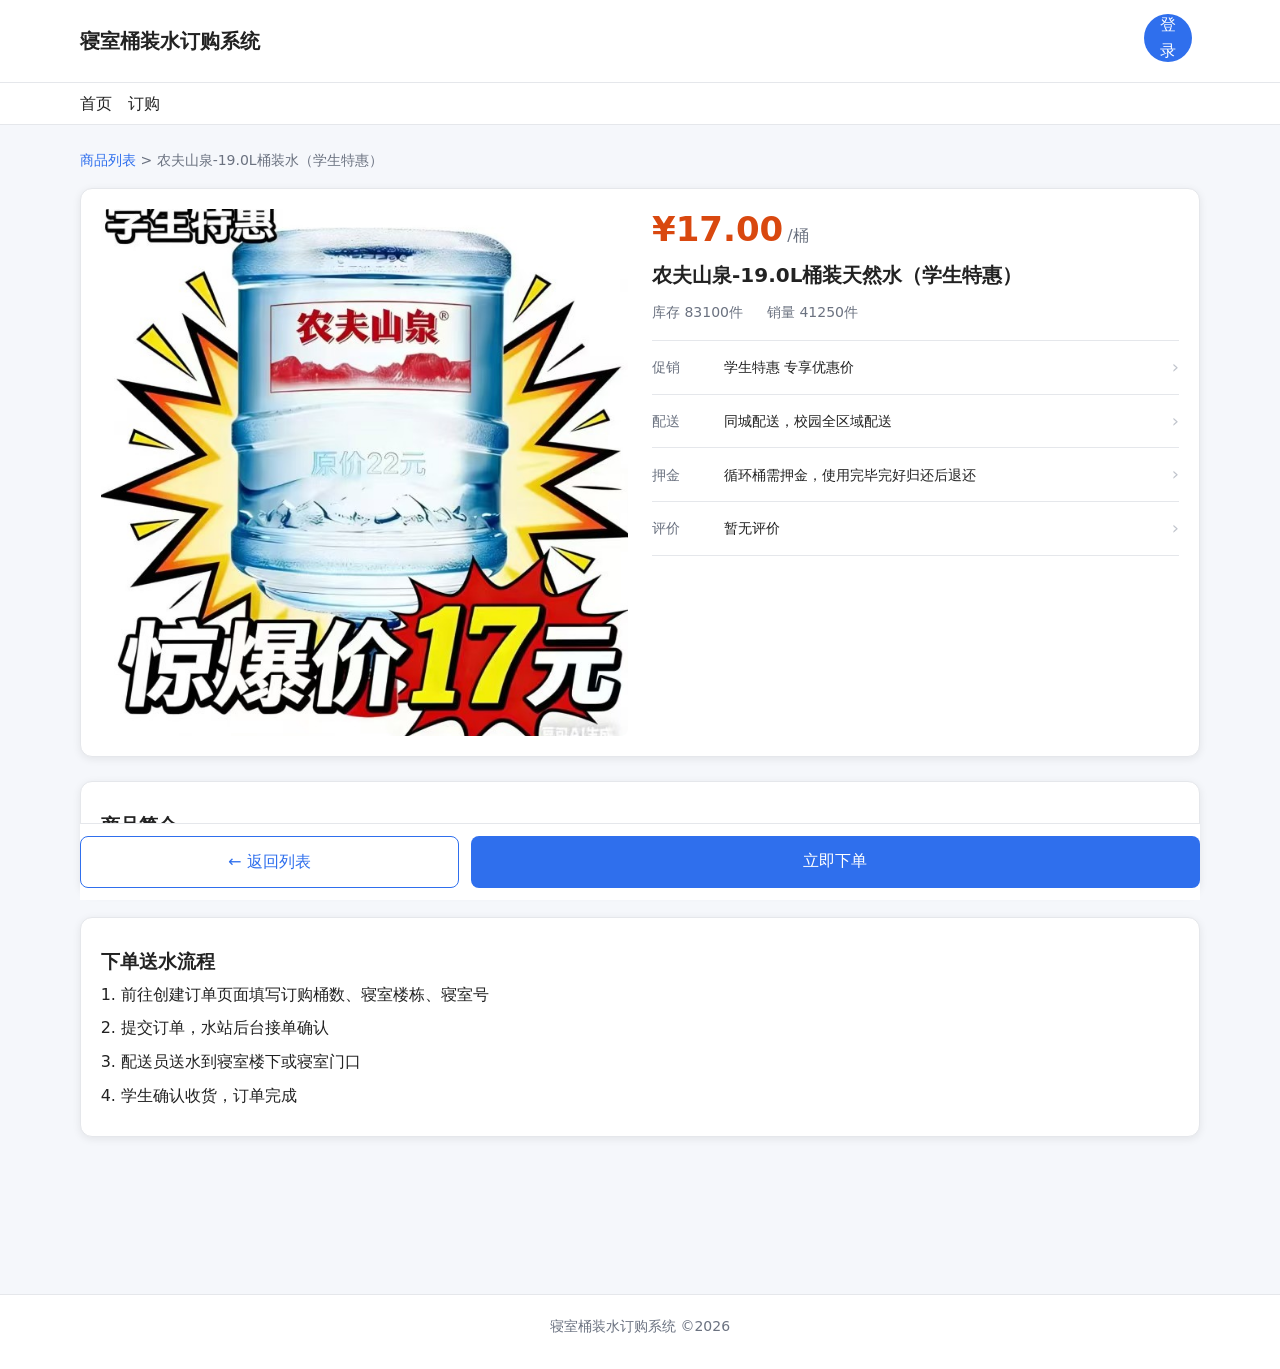
<file: 2025337621329-web-frontend-project/pages/detail-nongfu-19stu.html>
<!DOCTYPE html>
<html lang="zh-CN">
<head>
    <meta charset="UTF-8">
    <meta name="viewport" content="width=device-width, initial-scale=1.0">
    <title>商品详情｜农夫山泉‑19.0L桶装水（学生特惠）</title>
    <link rel="stylesheet" href="../css/style.css">
</head>
<body>
    <header>
        <div class="container header-wrap">
            <h1>寝室桶装水订购系统</h1>
            <div class="user-box">
                <button id="userCircleBtn" class="circle-btn">登录</button>
                <div id="userDropdown" class="dropdown-menu">
                    <a href="./profile.html">个人中心</a>
                    <button id="logoutBtn">登出</button>
                </div>
            </div>
        </div>
    </header>
    <nav>
        <div class="container">
            <a href="./index.html">首页</a>
            <a href="./create-order.html">订购</a>
        </div>
    </nav>
    <main class="container">
        <div class="breadcrumb">
            <a href="./index.html">商品列表</a> &gt; <span>农夫山泉‑19.0L桶装水（学生特惠）</span>
        </div>
        <section class="product-detail">
            <div class="product-image">
                <img src="../images/nongfu19stu.jpg" alt="农夫山泉19L桶装饮用天然水（学生特惠）">
            </div>
            <div class="product-info">
                <div class="product-price">¥17.00<span class="price-unit">/桶</span></div>
                <h2 class="product-title">农夫山泉‑19.0L桶装天然水（学生特惠）</h2>
                <div class="product-meta">
                    <span>库存 83100件</span>
                    <span>销量 41250件</span>
                </div>
                <ul class="product-attrs">
                    <li><span class="attr-label">促销</span><span class="attr-value">学生特惠 专享优惠价</span><span class="attr-arrow">›</span></li>
                    <li><span class="attr-label">配送</span><span class="attr-value">同城配送，校园全区域配送</span><span class="attr-arrow">›</span></li>
                    <li><span class="attr-label">押金</span><span class="attr-value">循环桶需押金，使用完毕完好归还后退还</span><span class="attr-arrow">›</span></li>
                    <li><span class="attr-label">评价</span><span class="attr-value">暂无评价</span><span class="attr-arrow">›</span></li>
                </ul>
            </div>
        </section>
        <section class="product-desc">
            <h3>商品简介</h3>
            <p>农夫山泉天然饮用水，源自天然水源，学生专属优惠价，大容量适合多人寝室。规格：19.0L /桶，循环PC桶，需空桶押金。</p>
        </section>
        <section class="order-flow">
            <h3>下单送水流程</h3>
            <ol>
                <li>前往创建订单页面填写订购桶数、寝室楼栋、寝室号</li>
                <li>提交订单，水站后台接单确认</li>
                <li>配送员送水到寝室楼下或寝室门口</li>
                <li>学生确认收货，订单完成</li>
            </ol>
        </section>
        <div class="action-bar">
            <a href="./index.html" class="btn-back">← 返回列表</a>
            <a href="./create-order.html" class="btn-order">立即下单</a>
        </div>
    </main>

<div id="loginModal" class="modal-mask">
  <div class="modal-box">
    <div class="modal-tab">
      <button class="tab-btn active" data-tab="login">登录</button>
      <button class="tab-btn" data-tab="register">注册</button>
    </div>
    <div class="tab-content login-tab active">
      <div>
        <label>账号</label>
        <input type="text" id="loginAccount" placeholder="输入账号">
      </div>
      <div>
        <label>密码</label>
        <input type="password" id="loginPwd" placeholder="输入密码">
      </div>
      <div class="modal-buttons">
        <button id="loginSubmitBtn">登录</button>
        <button id="closeModalBtn">关闭</button>
      </div>
    </div>
    <div class="tab-content register-tab">
      <div>
        <label>设置账号</label>
        <input type="text" id="regAccount" placeholder="自定义账号">
      </div>
      <div>
        <label>设置密码</label>
        <input type="password" id="regPwd" placeholder="自定义密码">
      </div>
      <div class="modal-buttons">
        <button id="regSubmitBtn">注册</button>
        <button id="closeModalBtn2">关闭</button>
      </div>
    </div>
  </div>
</div>

    <footer>
        <p>寝室桶装水订购系统 ©2026</p>
    </footer>

<script>
let userData = JSON.parse(localStorage.getItem("userList")) || [];
let loginState = localStorage.getItem("isLogin");
const circleBtn = document.getElementById("userCircleBtn");
const dropdown = document.getElementById("userDropdown");
const modalMask = document.getElementById("loginModal");
const tabBtns = document.querySelectorAll(".tab-btn");
const loginTab = document.querySelector(".login-tab");
const regTab = document.querySelector(".register-tab");

function initUserState(){
  circleBtn.innerText = loginState === "true" ? "用户" : "登录";
}
initUserState();

tabBtns.forEach(btn=>{
  btn.onclick = ()=>{
    tabBtns.forEach(b=>b.classList.remove("active"));
    btn.classList.add("active");
    const tab = btn.dataset.tab;
    if(tab === "login"){
      loginTab.classList.add("active");regTab.classList.remove("active");
    }else{
      loginTab.classList.remove("active");regTab.classList.add("active");
    }
  }
})

circleBtn.onclick = function(){
  if(loginState === "true"){
    dropdown.classList.toggle("show");
  }else{
    modalMask.classList.add("show");
    tabBtns[0].click();
  }
}
document.querySelector("#closeModalBtn").onclick = ()=> modalMask.classList.remove("show");
document.querySelector("#closeModalBtn2").onclick = ()=> modalMask.classList.remove("show");

document.querySelector("#regSubmitBtn").onclick = function(){
  const acc = document.getElementById("regAccount").value.trim();
  const pwd = document.getElementById("regPwd").value.trim();
  if(!acc||!pwd){alert("账号密码不能为空");return;}
  if(userData.find(u=>u.account===acc)){alert("账号已存在！");return;}
  userData.push({account:acc,password:pwd});
  localStorage.setItem("userList",JSON.stringify(userData));
  alert("注册成功！请登录");
  tabBtns[0].click();
}

document.querySelector("#loginSubmitBtn").onclick = function(){
  const acc = document.getElementById("loginAccount").value.trim();
  const pwd = document.getElementById("loginPwd").value.trim();
  const user = userData.find(u=>u.account===acc && u.password===pwd);
  if(user){
    alert("登录成功！");
    localStorage.setItem("isLogin","true");
    localStorage.setItem("currentUser", acc);
    loginState="true";
    circleBtn.innerText="用户";
    modalMask.classList.remove("show");
  }else{
    alert("账号或密码错误");
  }
}

document.getElementById("logoutBtn").onclick = function(){
  localStorage.removeItem("isLogin");
  localStorage.removeItem("currentUser");
  loginState=null;
  circleBtn.innerText="登录";
  dropdown.classList.remove("show");
}

document.addEventListener("click",function(e){
  if(!circleBtn.contains(e.target) && !dropdown.contains(e.target)){
    dropdown.classList.remove("show");
  }
})
</script>
</body>
</html>
</file>
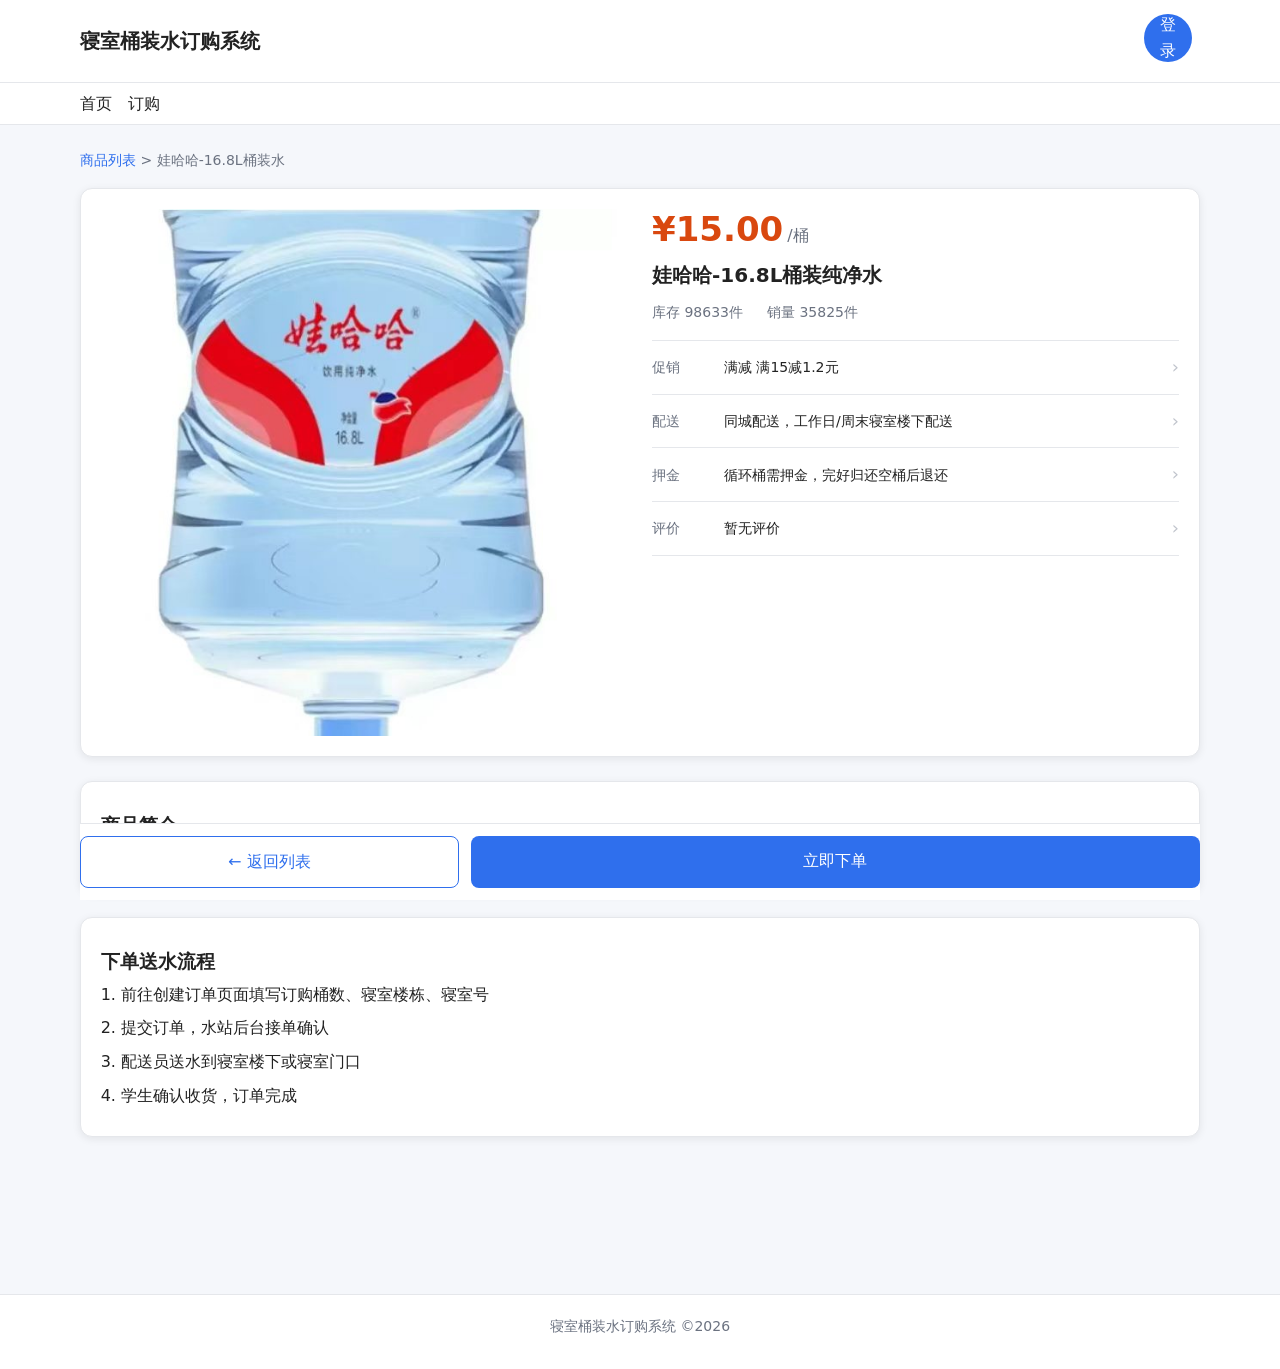
<file: 2025337621329-web-frontend-project/pages/detail-wahaha-168.html>
<!DOCTYPE html>
<html lang="zh-CN">
<head>
    <meta charset="UTF-8">
    <meta name="viewport" content="width=device-width, initial-scale=1.0">
    <title>商品详情｜娃哈哈‑16.8L桶装水</title>
    <link rel="stylesheet" href="../css/style.css">
</head>
<body>
    <header>
        <div class="container header-wrap">
            <h1>寝室桶装水订购系统</h1>
            <div class="user-box">
                <button id="userCircleBtn" class="circle-btn">登录</button>
                <div id="userDropdown" class="dropdown-menu">
                    <a href="./profile.html">个人中心</a>
                    <button id="logoutBtn">登出</button>
                </div>
            </div>
        </div>
    </header>
    <nav>
        <div class="container">
            <a href="./index.html">首页</a>
            <a href="./create-order.html">订购</a>
        </div>
    </nav>
    <main class="container">
        <div class="breadcrumb">
            <a href="./index.html">商品列表</a> &gt; <span>娃哈哈‑16.8L桶装水</span>
        </div>
        <section class="product-detail">
            <div class="product-image">
                <img src="../images/wahaha168.jpg" alt="娃哈哈16.8L饮用纯净水桶装水">
            </div>
            <div class="product-info">
                <div class="product-price">¥15.00<span class="price-unit">/桶</span></div>
                <h2 class="product-title">娃哈哈‑16.8L桶装纯净水</h2>
                <div class="product-meta">
                    <span>库存 98633件</span>
                    <span>销量 35825件</span>
                </div>
                <ul class="product-attrs">
                    <li><span class="attr-label">促销</span><span class="attr-value">满减 满15减1.2元</span><span class="attr-arrow">›</span></li>
                    <li><span class="attr-label">配送</span><span class="attr-value">同城配送，工作日/周末寝室楼下配送</span><span class="attr-arrow">›</span></li>
                    <li><span class="attr-label">押金</span><span class="attr-value">循环桶需押金，完好归还空桶后退还</span><span class="attr-arrow">›</span></li>
                    <li><span class="attr-label">评价</span><span class="attr-value">暂无评价</span><span class="attr-arrow">›</span></li>
                </ul>
            </div>
        </section>
        <section class="product-desc">
            <h3>商品简介</h3>
            <p>娃哈哈饮用纯净水，适合寝室日常饮用，水质干净稳定，校园配送覆盖面广。规格：16.8L /桶，循环PC桶，归还空桶退回押金。</p>
        </section>
        <section class="order-flow">
            <h3>下单送水流程</h3>
            <ol>
                <li>前往创建订单页面填写订购桶数、寝室楼栋、寝室号</li>
                <li>提交订单，水站后台接单确认</li>
                <li>配送员送水到寝室楼下或寝室门口</li>
                <li>学生确认收货，订单完成</li>
            </ol>
        </section>
        <div class="action-bar">
            <a href="./index.html" class="btn-back">← 返回列表</a>
            <a href="./create-order.html" class="btn-order">立即下单</a>
        </div>
    </main>

<div id="loginModal" class="modal-mask">
  <div class="modal-box">
    <div class="modal-tab">
      <button class="tab-btn active" data-tab="login">登录</button>
      <button class="tab-btn" data-tab="register">注册</button>
    </div>
    <div class="tab-content login-tab active">
      <div>
        <label>账号</label>
        <input type="text" id="loginAccount" placeholder="输入账号">
      </div>
      <div>
        <label>密码</label>
        <input type="password" id="loginPwd" placeholder="输入密码">
      </div>
      <div class="modal-buttons">
        <button id="loginSubmitBtn">登录</button>
        <button id="closeModalBtn">关闭</button>
      </div>
    </div>
    <div class="tab-content register-tab">
      <div>
        <label>设置账号</label>
        <input type="text" id="regAccount" placeholder="自定义账号">
      </div>
      <div>
        <label>设置密码</label>
        <input type="password" id="regPwd" placeholder="自定义密码">
      </div>
      <div class="modal-buttons">
        <button id="regSubmitBtn">注册</button>
        <button id="closeModalBtn2">关闭</button>
      </div>
    </div>
  </div>
</div>

    <footer>
        <p>寝室桶装水订购系统 ©2026</p>
    </footer>

<script>
let userData = JSON.parse(localStorage.getItem("userList")) || [];
let loginState = localStorage.getItem("isLogin");
const circleBtn = document.getElementById("userCircleBtn");
const dropdown = document.getElementById("userDropdown");
const modalMask = document.getElementById("loginModal");
const tabBtns = document.querySelectorAll(".tab-btn");
const loginTab = document.querySelector(".login-tab");
const regTab = document.querySelector(".register-tab");

function initUserState(){
  circleBtn.innerText = loginState === "true" ? "用户" : "登录";
}
initUserState();

tabBtns.forEach(btn=>{
  btn.onclick = ()=>{
    tabBtns.forEach(b=>b.classList.remove("active"));
    btn.classList.add("active");
    const tab = btn.dataset.tab;
    if(tab === "login"){
      loginTab.classList.add("active");regTab.classList.remove("active");
    }else{
      loginTab.classList.remove("active");regTab.classList.add("active");
    }
  }
})

circleBtn.onclick = function(){
  if(loginState === "true"){
    dropdown.classList.toggle("show");
  }else{
    modalMask.classList.add("show");
    tabBtns[0].click();
  }
}
document.querySelector("#closeModalBtn").onclick = ()=> modalMask.classList.remove("show");
document.querySelector("#closeModalBtn2").onclick = ()=> modalMask.classList.remove("show");

document.querySelector("#regSubmitBtn").onclick = function(){
  const acc = document.getElementById("regAccount").value.trim();
  const pwd = document.getElementById("regPwd").value.trim();
  if(!acc||!pwd){alert("账号密码不能为空");return;}
  if(userData.find(u=>u.account===acc)){alert("账号已存在！");return;}
  userData.push({account:acc,password:pwd});
  localStorage.setItem("userList",JSON.stringify(userData));
  alert("注册成功！请登录");
  tabBtns[0].click();
}

document.querySelector("#loginSubmitBtn").onclick = function(){
  const acc = document.getElementById("loginAccount").value.trim();
  const pwd = document.getElementById("loginPwd").value.trim();
  const user = userData.find(u=>u.account===acc && u.password===pwd);
  if(user){
    alert("登录成功！");
    localStorage.setItem("isLogin","true");
    localStorage.setItem("currentUser", acc);
    loginState="true";
    circleBtn.innerText="用户";
    modalMask.classList.remove("show");
  }else{
    alert("账号或密码错误");
  }
}

document.getElementById("logoutBtn").onclick = function(){
  localStorage.removeItem("isLogin");
  localStorage.removeItem("currentUser");
  loginState=null;
  circleBtn.innerText="登录";
  dropdown.classList.remove("show");
}

document.addEventListener("click",function(e){
  if(!circleBtn.contains(e.target) && !dropdown.contains(e.target)){
    dropdown.classList.remove("show");
  }
})
</script>
</body>
</html>
</file>
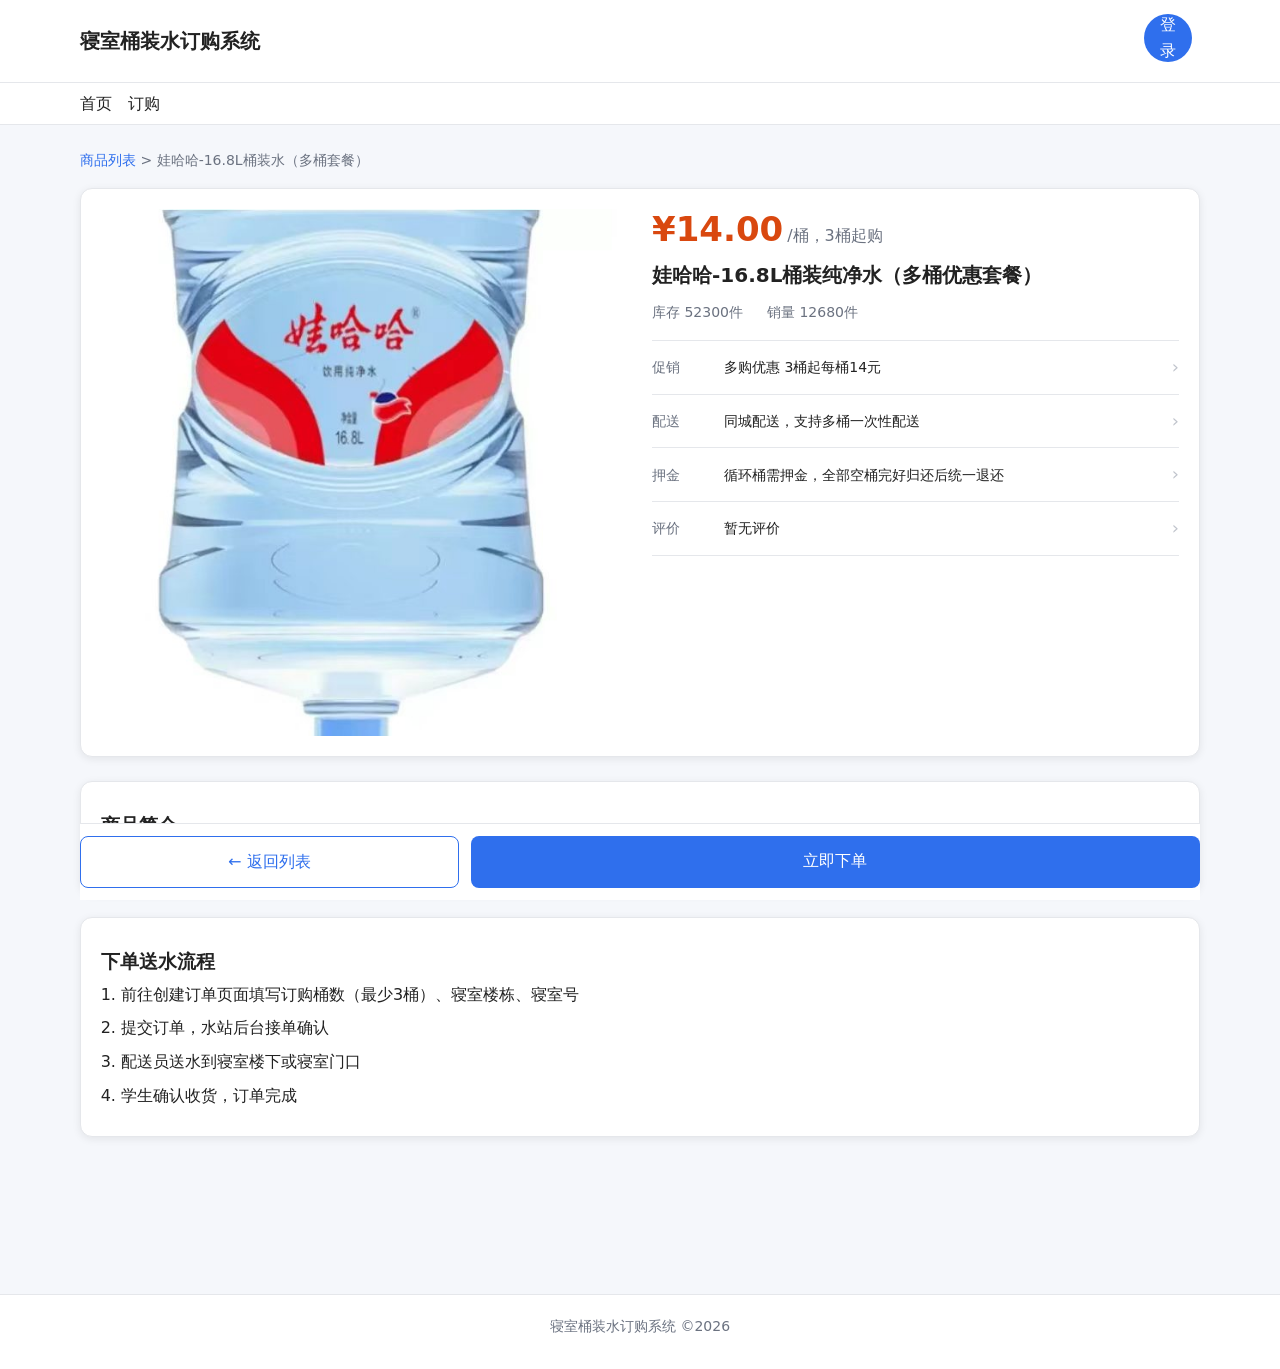
<file: 2025337621329-web-frontend-project/pages/detail-wahaha-package.html>
<!DOCTYPE html>
<html lang="zh-CN">
<head>
    <meta charset="UTF-8">
    <meta name="viewport" content="width=device-width, initial-scale=1.0">
    <title>商品详情｜娃哈哈‑16.8L桶装水（多桶套餐）</title>
    <link rel="stylesheet" href="../css/style.css">
</head>
<body>
    <header>
        <div class="container header-wrap">
            <h1>寝室桶装水订购系统</h1>
            <div class="user-box">
                <button id="userCircleBtn" class="circle-btn">登录</button>
                <div id="userDropdown" class="dropdown-menu">
                    <a href="./profile.html">个人中心</a>
                    <button id="logoutBtn">登出</button>
                </div>
            </div>
        </div>
    </header>
    <nav>
        <div class="container">
            <a href="./index.html">首页</a>
            <a href="./create-order.html">订购</a>
        </div>
    </nav>
    <main class="container">
        <div class="breadcrumb">
            <a href="./index.html">商品列表</a> &gt; <span>娃哈哈‑16.8L桶装水（多桶套餐）</span>
        </div>
        <section class="product-detail">
            <div class="product-image">
                <img src="../images/wahaha_package.jpg" alt="娃哈哈16.8L饮用纯净水桶装水">
            </div>
            <div class="product-info">
                <div class="product-price">¥14.00<span class="price-unit">/桶，3桶起购</span></div>
                <h2 class="product-title">娃哈哈‑16.8L桶装纯净水（多桶优惠套餐）</h2>
                <div class="product-meta">
                    <span>库存 52300件</span>
                    <span>销量 12680件</span>
                </div>
                <ul class="product-attrs">
                    <li><span class="attr-label">促销</span><span class="attr-value">多购优惠 3桶起每桶14元</span><span class="attr-arrow">›</span></li>
                    <li><span class="attr-label">配送</span><span class="attr-value">同城配送，支持多桶一次性配送</span><span class="attr-arrow">›</span></li>
                    <li><span class="attr-label">押金</span><span class="attr-value">循环桶需押金，全部空桶完好归还后统一退还</span><span class="attr-arrow">›</span></li>
                    <li><span class="attr-label">评价</span><span class="attr-value">暂无评价</span><span class="attr-arrow">›</span></li>
                </ul>
            </div>
        </section>
        <section class="product-desc">
            <h3>商品简介</h3>
            <p>多桶采购特惠套餐，适合长期用水多人寝室，批量下单享受每桶优惠价格。规格：16.8L /桶，循环PC桶，需空桶押金。</p>
        </section>
        <section class="order-flow">
            <h3>下单送水流程</h3>
            <ol>
                <li>前往创建订单页面填写订购桶数（最少3桶）、寝室楼栋、寝室号</li>
                <li>提交订单，水站后台接单确认</li>
                <li>配送员送水到寝室楼下或寝室门口</li>
                <li>学生确认收货，订单完成</li>
            </ol>
        </section>
        <div class="action-bar">
            <a href="./index.html" class="btn-back">← 返回列表</a>
            <a href="./create-order.html" class="btn-order">立即下单</a>
        </div>
    </main>

<div id="loginModal" class="modal-mask">
  <div class="modal-box">
    <div class="modal-tab">
      <button class="tab-btn active" data-tab="login">登录</button>
      <button class="tab-btn" data-tab="register">注册</button>
    </div>
    <div class="tab-content login-tab active">
      <div>
        <label>账号</label>
        <input type="text" id="loginAccount" placeholder="输入账号">
      </div>
      <div>
        <label>密码</label>
        <input type="password" id="loginPwd" placeholder="输入密码">
      </div>
      <div class="modal-buttons">
        <button id="loginSubmitBtn">登录</button>
        <button id="closeModalBtn">关闭</button>
      </div>
    </div>
    <div class="tab-content register-tab">
      <div>
        <label>设置账号</label>
        <input type="text" id="regAccount" placeholder="自定义账号">
      </div>
      <div>
        <label>设置密码</label>
        <input type="password" id="regPwd" placeholder="自定义密码">
      </div>
      <div class="modal-buttons">
        <button id="regSubmitBtn">注册</button>
        <button id="closeModalBtn2">关闭</button>
      </div>
    </div>
  </div>
</div>

    <footer>
        <p>寝室桶装水订购系统 ©2026</p>
    </footer>

<script>
let userData = JSON.parse(localStorage.getItem("userList")) || [];
let loginState = localStorage.getItem("isLogin");
const circleBtn = document.getElementById("userCircleBtn");
const dropdown = document.getElementById("userDropdown");
const modalMask = document.getElementById("loginModal");
const tabBtns = document.querySelectorAll(".tab-btn");
const loginTab = document.querySelector(".login-tab");
const regTab = document.querySelector(".register-tab");

function initUserState(){
  circleBtn.innerText = loginState === "true" ? "用户" : "登录";
}
initUserState();

tabBtns.forEach(btn=>{
  btn.onclick = ()=>{
    tabBtns.forEach(b=>b.classList.remove("active"));
    btn.classList.add("active");
    const tab = btn.dataset.tab;
    if(tab === "login"){
      loginTab.classList.add("active");regTab.classList.remove("active");
    }else{
      loginTab.classList.remove("active");regTab.classList.add("active");
    }
  }
})

circleBtn.onclick = function(){
  if(loginState === "true"){
    dropdown.classList.toggle("show");
  }else{
    modalMask.classList.add("show");
    tabBtns[0].click();
  }
}
document.querySelector("#closeModalBtn").onclick = ()=> modalMask.classList.remove("show");
document.querySelector("#closeModalBtn2").onclick = ()=> modalMask.classList.remove("show");

document.querySelector("#regSubmitBtn").onclick = function(){
  const acc = document.getElementById("regAccount").value.trim();
  const pwd = document.getElementById("regPwd").value.trim();
  if(!acc||!pwd){alert("账号密码不能为空");return;}
  if(userData.find(u=>u.account===acc)){alert("账号已存在！");return;}
  userData.push({account:acc,password:pwd});
  localStorage.setItem("userList",JSON.stringify(userData));
  alert("注册成功！请登录");
  tabBtns[0].click();
}

document.querySelector("#loginSubmitBtn").onclick = function(){
  const acc = document.getElementById("loginAccount").value.trim();
  const pwd = document.getElementById("loginPwd").value.trim();
  const user = userData.find(u=>u.account===acc && u.password===pwd);
  if(user){
    alert("登录成功！");
    localStorage.setItem("isLogin","true");
    localStorage.setItem("currentUser", acc);
    loginState="true";
    circleBtn.innerText="用户";
    modalMask.classList.remove("show");
  }else{
    alert("账号或密码错误");
  }
}

document.getElementById("logoutBtn").onclick = function(){
  localStorage.removeItem("isLogin");
  localStorage.removeItem("currentUser");
  loginState=null;
  circleBtn.innerText="登录";
  dropdown.classList.remove("show");
}

document.addEventListener("click",function(e){
  if(!circleBtn.contains(e.target) && !dropdown.contains(e.target)){
    dropdown.classList.remove("show");
  }
})
</script>
</body>
</html>
</file>
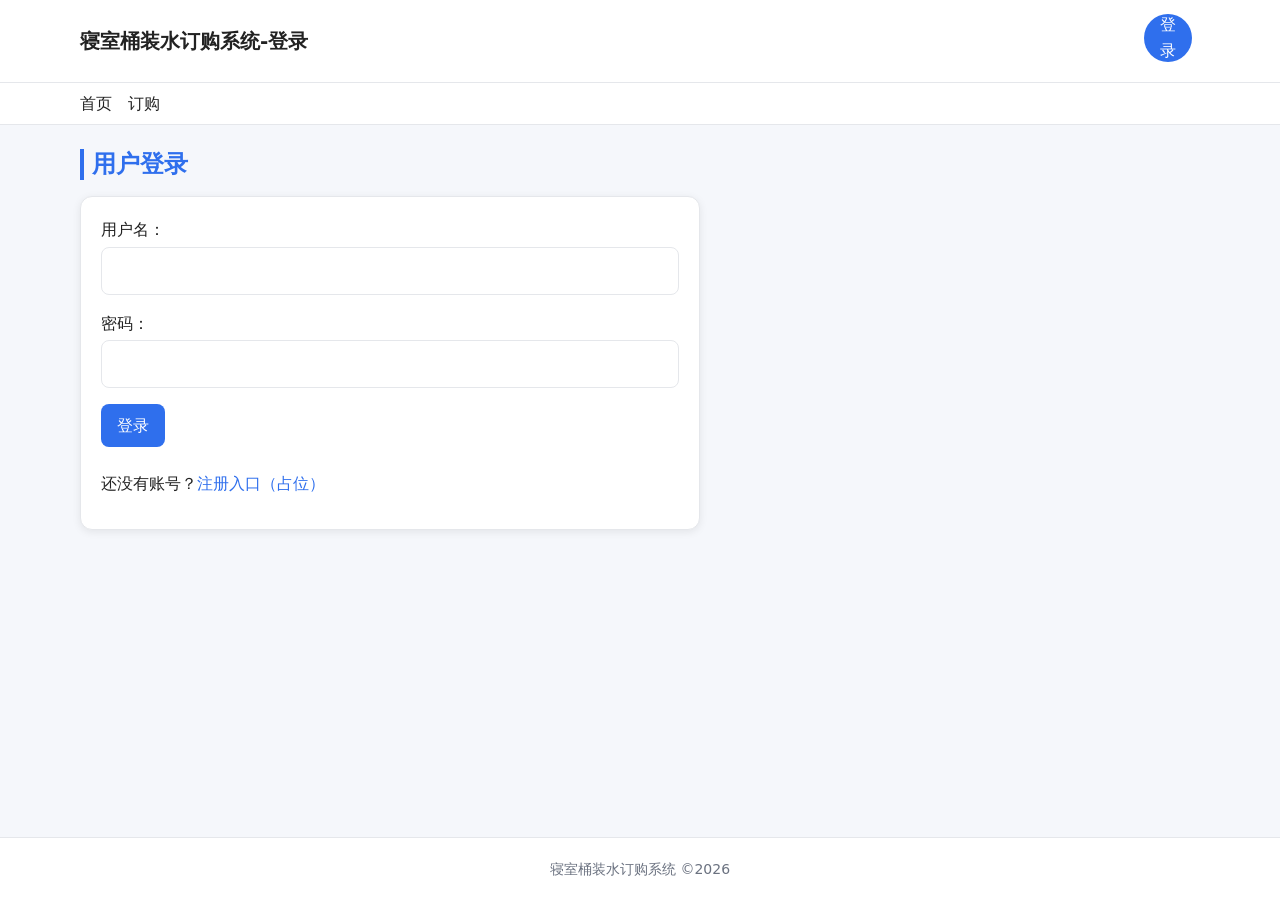
<file: 2025337621329-web-frontend-project/pages/login.html>
<!DOCTYPE html>
<html lang="zh-CN">
<head>
    <meta charset="UTF-8">
    <meta name="viewport" content="width=device-width, initial-scale=1.0">
    <title>登录</title>
    <link rel="stylesheet" href="../css/style.css">
</head>
<body>
    <header>
        <div class="container header-wrap">
            <h1>寝室桶装水订购系统‑登录</h1>
            <div class="user-box">
                <button id="userCircleBtn" class="circle-btn">登录</button>
                <div id="userDropdown" class="dropdown-menu">
                    <a href="./profile.html">个人中心</a>
                    <button id="logoutBtn">登出</button>
                </div>
            </div>
        </div>
    </header>
    <nav>
        <div class="container">
            <a href="./index.html">首页</a>
            <a href="./create-order.html">订购</a>
        </div>
    </nav>
    <main class="container">
        <h2>用户登录</h2>
        <form>
            <div>
                <label for="username">用户名：</label>
                <input type="text" id="username">
            </div>
            <div>
                <label for="pwd">密码：</label>
                <input type="password" id="pwd">
            </div>
            <div>
                <button type="submit">登录</button>
            </div>
            <p>还没有账号？<a href="#">注册入口（占位）</a></p>
        </form>
    </main>

<div id="loginModal" class="modal-mask">
  <div class="modal-box">
    <div class="modal-tab">
      <button class="tab-btn active" data-tab="login">登录</button>
      <button class="tab-btn" data-tab="register">注册</button>
    </div>
    <div class="tab-content login-tab active">
      <div>
        <label>账号</label>
        <input type="text" id="loginAccount" placeholder="输入账号">
      </div>
      <div>
        <label>密码</label>
        <input type="password" id="loginPwd" placeholder="输入密码">
      </div>
      <div class="modal-buttons">
        <button id="loginSubmitBtn">登录</button>
        <button id="closeModalBtn">关闭</button>
      </div>
    </div>
    <div class="tab-content register-tab">
      <div>
        <label>设置账号</label>
        <input type="text" id="regAccount" placeholder="自定义账号">
      </div>
      <div>
        <label>设置密码</label>
        <input type="password" id="regPwd" placeholder="自定义密码">
      </div>
      <div class="modal-buttons">
        <button id="regSubmitBtn">注册</button>
        <button id="closeModalBtn2">关闭</button>
      </div>
    </div>
  </div>
</div>

    <footer>
        <p>寝室桶装水订购系统 ©2026</p>
    </footer>

<script>
let userData = JSON.parse(localStorage.getItem("userList")) || [];
let loginState = localStorage.getItem("isLogin");
const circleBtn = document.getElementById("userCircleBtn");
const dropdown = document.getElementById("userDropdown");
const modalMask = document.getElementById("loginModal");
const tabBtns = document.querySelectorAll(".tab-btn");
const loginTab = document.querySelector(".login-tab");
const regTab = document.querySelector(".register-tab");

function initUserState(){
  circleBtn.innerText = loginState === "true" ? "用户" : "登录";
}
initUserState();

tabBtns.forEach(btn=>{
  btn.onclick = ()=>{
    tabBtns.forEach(b=>b.classList.remove("active"));
    btn.classList.add("active");
    const tab = btn.dataset.tab;
    if(tab === "login"){
      loginTab.classList.add("active");regTab.classList.remove("active");
    }else{
      loginTab.classList.remove("active");regTab.classList.add("active");
    }
  }
})

circleBtn.onclick = function(){
  if(loginState === "true"){
    dropdown.classList.toggle("show");
  }else{
    modalMask.classList.add("show");
    tabBtns[0].click();
  }
}
document.querySelector("#closeModalBtn").onclick = ()=> modalMask.classList.remove("show");
document.querySelector("#closeModalBtn2").onclick = ()=> modalMask.classList.remove("show");

document.querySelector("#regSubmitBtn").onclick = function(){
  const acc = document.getElementById("regAccount").value.trim();
  const pwd = document.getElementById("regPwd").value.trim();
  if(!acc||!pwd){alert("账号密码不能为空");return;}
  if(userData.find(u=>u.account===acc)){alert("账号已存在！");return;}
  userData.push({account:acc,password:pwd});
  localStorage.setItem("userList",JSON.stringify(userData));
  alert("注册成功！请登录");
  tabBtns[0].click();
}

document.querySelector("#loginSubmitBtn").onclick = function(){
  const acc = document.getElementById("loginAccount").value.trim();
  const pwd = document.getElementById("loginPwd").value.trim();
  const user = userData.find(u=>u.account===acc && u.password===pwd);
  if(user){
    alert("登录成功！");
    localStorage.setItem("isLogin","true");
    localStorage.setItem("currentUser", acc);
    loginState="true";
    circleBtn.innerText="用户";
    modalMask.classList.remove("show");
  }else{
    alert("账号或密码错误");
  }
}

document.getElementById("logoutBtn").onclick = function(){
  localStorage.removeItem("isLogin");
  localStorage.removeItem("currentUser");
  loginState=null;
  circleBtn.innerText="登录";
  dropdown.classList.remove("show");
}

document.addEventListener("click",function(e){
  if(!circleBtn.contains(e.target) && !dropdown.contains(e.target)){
    dropdown.classList.remove("show");
  }
})
</script>
</body>
</html>
</file>
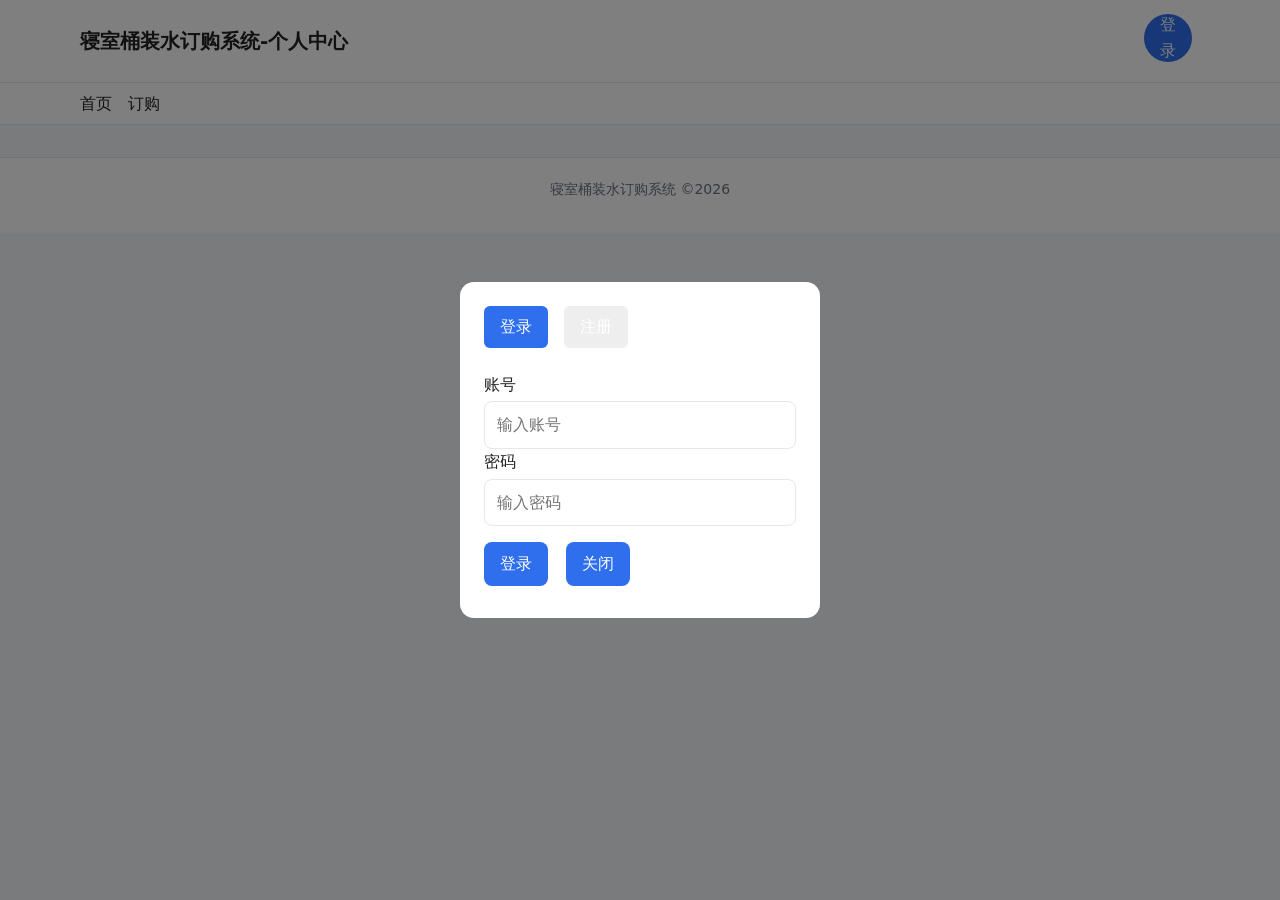
<file: 2025337621329-web-frontend-project/pages/profile.html>
<!DOCTYPE html>
<html lang="zh-CN">
<head>
    <meta charset="UTF-8">
    <meta name="viewport" content="width=device-width, initial-scale=1.0">
    <title>个人中心</title>
    <link rel="stylesheet" href="../css/style.css">
</head>
<body>
    <header>
        <div class="container header-wrap">
            <h1>寝室桶装水订购系统‑个人中心</h1>
            <div class="user-box">
                <button id="userCircleBtn" class="circle-btn">登录</button>
                <div id="userDropdown" class="dropdown-menu">
                    <a href="./profile.html">个人中心</a>
                    <button id="logoutBtn">登出</button>
                </div>
            </div>
        </div>
    </header>
    <nav>
        <div class="container">
            <a href="./index.html">首页</a>
            <a href="./create-order.html">订购</a>
        </div>
    </nav>
    <main class="container">
        <div class="profile-layout">
            <aside class="profile-sidebar">
                <h3>个人中心导航</h3>
                <nav>
                    <a href="#my-orders">我的订单</a>
                    <a href="#receive-notify">收到配送通知</a>
                </nav>
            </aside>

            <div class="profile-content">
                <section id="my-orders">
                    <h2>我的订单</h2>
                    <div class="order-grid" id="orderGrid">
                        <p style="color: var(--color-muted);">暂无订单</p>
                    </div>
                </section>

                <section id="receive-notify">
                    <h2>收到配送通知</h2>
                    <div id="notifyList">
                        <p style="color: var(--color-muted);">暂无配送通知</p>
                    </div>
                </section>

                <div class="logout-section">
                    <button id="logoutPageBtn" class="btn-logout">退出登录</button>
                </div>
            </div>
        </div>
    </main>

<div id="loginModal" class="modal-mask">
  <div class="modal-box">
    <div class="modal-tab">
      <button class="tab-btn active" data-tab="login">登录</button>
      <button class="tab-btn" data-tab="register">注册</button>
    </div>
    <div class="tab-content login-tab active">
      <div>
        <label>账号</label>
        <input type="text" id="loginAccount" placeholder="输入账号">
      </div>
      <div>
        <label>密码</label>
        <input type="password" id="loginPwd" placeholder="输入密码">
      </div>
      <div class="modal-buttons">
        <button id="loginSubmitBtn">登录</button>
        <button id="closeModalBtn">关闭</button>
      </div>
    </div>
    <div class="tab-content register-tab">
      <div>
        <label>设置账号</label>
        <input type="text" id="regAccount" placeholder="自定义账号">
      </div>
      <div>
        <label>设置密码</label>
        <input type="password" id="regPwd" placeholder="自定义密码">
      </div>
      <div class="modal-buttons">
        <button id="regSubmitBtn">注册</button>
        <button id="closeModalBtn2">关闭</button>
      </div>
    </div>
  </div>
</div>

    <footer>
        <p>寝室桶装水订购系统 ©2026</p>
    </footer>

<script>
let userData = JSON.parse(localStorage.getItem("userList")) || [];
let loginState = localStorage.getItem("isLogin");
const circleBtn = document.getElementById("userCircleBtn");
const dropdown = document.getElementById("userDropdown");
const modalMask = document.getElementById("loginModal");
const tabBtns = document.querySelectorAll(".tab-btn");
const loginTab = document.querySelector(".login-tab");
const regTab = document.querySelector(".register-tab");

function initUserState(){
  circleBtn.innerText = loginState === "true" ? "用户" : "登录";
}
initUserState();

// 未登录拦截：隐藏内容并弹出登录框
const mainEl = document.querySelector("main");
if(loginState !== "true"){
  mainEl.style.display = "none";
  alert("请先登录后再访问个人中心！");
  modalMask.classList.add("show");
  tabBtns[0].click();
}

// 渲染当前账号的订单列表
function renderOrders(){
  const currentUser = localStorage.getItem("currentUser");
  const orderGrid = document.getElementById("orderGrid");
  if(!currentUser){
    orderGrid.innerHTML = '<p style="color: var(--color-muted);">暂无订单</p>';
    return;
  }
  const orders = JSON.parse(localStorage.getItem("orders_" + currentUser)) || [];
  if(orders.length === 0){
    orderGrid.innerHTML = '<p style="color: var(--color-muted);">暂无订单，去<a href="./create-order.html">下单订水</a>吧～</p>';
    return;
  }
  orderGrid.innerHTML = orders.map(o => `
    <article class="order-card">
      <h3>${o.water} × ${o.count}桶</h3>
      <span class="status ${o.status === '已送达' ? 'done' : 'pending'}">状态：${o.status}</span>
      <p>总价：<strong style="color: var(--color-price);">¥${o.price}</strong></p>
      <p>楼栋：${o.building}　寝室：${o.room}</p>
      <p>下单时间：${o.time}</p>
    </article>
  `).join("");
}
renderOrders();

// 渲染当前账号的配送通知
function renderNotify(){
  const currentUser = localStorage.getItem("currentUser");
  const notifyList = document.getElementById("notifyList");
  if(!currentUser){
    notifyList.innerHTML = '<p style="color: var(--color-muted);">暂无配送通知</p>';
    return;
  }
  const notifies = JSON.parse(localStorage.getItem("notify_" + currentUser)) || [];
  if(notifies.length === 0){
    notifyList.innerHTML = '<p style="color: var(--color-muted);">暂无配送通知</p>';
    return;
  }
  notifyList.innerHTML = notifies.map(n => `
    <div class="notify-item">
      <p>订单：${n.water}</p>
      <p>通知时间：${n.time}</p>
      <p>状态：${n.status}</p>
      <button style="margin-top: var(--space-3);" onclick="confirmReceive(${n.id})">确认收货</button>
    </div>
  `).join("");
}
renderNotify();

tabBtns.forEach(btn=>{
  btn.onclick = ()=>{
    tabBtns.forEach(b=>b.classList.remove("active"));
    btn.classList.add("active");
    const tab = btn.dataset.tab;
    if(tab === "login"){
      loginTab.classList.add("active");regTab.classList.remove("active");
    }else{
      loginTab.classList.remove("active");regTab.classList.add("active");
    }
  }
})

circleBtn.onclick = function(){
  if(loginState === "true"){
    dropdown.classList.toggle("show");
  }else{
    modalMask.classList.add("show");
    tabBtns[0].click();
  }
}
// 未登录时关闭弹窗则返回首页
document.querySelector("#closeModalBtn").onclick = ()=> {
  if(loginState !== "true"){
    window.location.href = "./index.html";
  }else{
    modalMask.classList.remove("show");
  }
};
document.querySelector("#closeModalBtn2").onclick = ()=> {
  if(loginState !== "true"){
    window.location.href = "./index.html";
  }else{
    modalMask.classList.remove("show");
  }
};

document.querySelector("#regSubmitBtn").onclick = function(){
  const acc = document.getElementById("regAccount").value.trim();
  const pwd = document.getElementById("regPwd").value.trim();
  if(!acc||!pwd){alert("账号密码不能为空");return;}
  if(userData.find(u=>u.account===acc)){alert("账号已存在！");return;}
  userData.push({account:acc,password:pwd});
  localStorage.setItem("userList",JSON.stringify(userData));
  alert("注册成功！请登录");
  tabBtns[0].click();
}

document.querySelector("#loginSubmitBtn").onclick = function(){
  const acc = document.getElementById("loginAccount").value.trim();
  const pwd = document.getElementById("loginPwd").value.trim();
  const user = userData.find(u=>u.account===acc && u.password===pwd);
  if(user){
    alert("登录成功！");
    localStorage.setItem("isLogin","true");
    localStorage.setItem("currentUser", acc);
    loginState="true";
    circleBtn.innerText="用户";
    modalMask.classList.remove("show");
    mainEl.style.display = "";
    renderOrders();
    renderNotify();
  }else{
    alert("账号或密码错误");
  }
}

document.getElementById("logoutBtn").onclick = function(){
  localStorage.removeItem("isLogin");
  localStorage.removeItem("currentUser");
  loginState=null;
  circleBtn.innerText="登录";
  dropdown.classList.remove("show");
}

// 页面内退出登录按钮：清除登录状态并跳转首页
document.getElementById("logoutPageBtn").onclick = function(){
  if(confirm("确定要退出登录吗？")){
    localStorage.removeItem("isLogin");
    localStorage.removeItem("currentUser");
    loginState = null;
    circleBtn.innerText = "登录";
    dropdown.classList.remove("show");
    alert("已退出登录");
    window.location.href = "./index.html";
  }
}

document.addEventListener("click",function(e){
  if(!circleBtn.contains(e.target) && !dropdown.contains(e.target)){
    dropdown.classList.remove("show");
  }
})

// 确认收货：将该通知状态改为已送达
function confirmReceive(id){
  const currentUser = localStorage.getItem("currentUser");
  const key = "notify_" + currentUser;
  let notifies = JSON.parse(localStorage.getItem(key)) || [];
  const n = notifies.find(item => item.id === id);
  if(n){
    n.status = "已送达";
    localStorage.setItem(key, JSON.stringify(notifies));
    alert("已确认收货！");
    renderNotify();
  }
}
</script>
</body>
</html>
</file>
<file: 2025337621329-web-frontend-project/css/style.css>
/*
hw04 完整样式
项目：寝室饮用桶装水订购系统
*/
:root {
  --color-primary: #2f6fed;
  --color-primary-dark: #1f4fb8;
  --color-text: #222222;
  --color-muted: #6b7280;
  --color-line: #e5e7eb;
  --color-bg: #f5f7fb;
  --color-card: #ffffff;
  --color-price: #d9480f;

  --space-1: 4px;
  --space-2: 8px;
  --space-3: 12px;
  --space-4: 16px;
  --space-5: 20px;
  --space-6: 24px;
  --space-8: 32px;

  --radius: 12px;
  --radius-sm: 8px;
  --shadow: 0 2px 8px rgba(0, 0, 0, .08);
  --focus: 3px solid #f6bd60;
}

*,
*::before,
*::after {
  box-sizing: border-box;
}

body {
  margin: 0;
  font-family: system-ui, -apple-system, "Segoe UI", "Microsoft YaHei", sans-serif;
  line-height: 1.6;
  color: var(--color-text);
  background-color: var(--color-bg);
}

h1, h2, h3, h4 {
  margin: 0 0 var(--space-3);
  line-height: 1.3;
}
p {
  margin: 0 0 var(--space-3);
}

img {
  max-width: 100%;
  display: block;
  border-radius: var(--radius-sm);
}

a {
  color: var(--color-primary);
  text-decoration: none;
}
a:hover {
  color: var(--color-primary-dark);
}

a:focus-visible,
button:focus-visible,
input:focus-visible,
select:focus-visible,
textarea:focus-visible {
  outline: var(--focus);
  outline-offset: 2px;
}

.container {
  width: min(1120px, 100% - 32px);
  margin-inline: auto;
}

header {
  position: sticky;
  top: 0;
  z-index: 10;
  background-color: var(--color-card);
  border-bottom: 1px solid var(--color-line);
}
header .header-wrap {
  display: flex;
  flex-wrap: wrap;
  align-items: center;
  justify-content: space-between;
  padding: var(--space-3) 0;
  position: relative;
}
header h1 {
  font-size: 20px;
  font-weight: 700;
  margin:0;
}

nav {
  background-color: #fff;
  border-bottom:1px solid var(--color-line);
}
nav .container {
  display: flex;
  flex-wrap: wrap;
  gap: var(--space-4);
}
nav a {
  padding: var(--space-2) 0;
  color: var(--color-text);
  text-decoration: none;
}
nav a:hover {
  color: var(--color-primary);
}

main {
  min-height: calc(100vh - 220px);
  padding: var(--space-6) 0;
}

h2 {
  margin-bottom: var(--space-4);
  color: var(--color-primary);
  border-left:4px solid var(--color-primary);
  padding-left: var(--space-2);
}
h3 {
  margin: var(--space-3) 0 var(--space-2);
}

section:has(article) {
  display: grid;
  grid-template-columns: repeat(auto-fit, minmax(260px, 1fr));
  gap: var(--space-4);
  margin-bottom: var(--space-6);
}

/* 主页面商品列表：每行 2 个 */
#product-wrap {
  grid-template-columns: repeat(2, 1fr);
}

article {
  background-color: var(--color-card);
  border: 1px solid var(--color-line);
  border-radius: var(--radius);
  box-shadow: var(--shadow);
  padding: var(--space-4);
  display: flex;
  flex-direction: column;
  gap: var(--space-2);
}
article .btn {
  margin-top: auto;
  align-self: flex-end;
}
article img {
  width:100%;
  aspect-ratio: 16 /9;
  object-fit: cover;
  background-color:#eef1f5;
}

form {
  background-color: var(--color-card);
  border:1px solid var(--color-line);
  border-radius: var(--radius);
  box-shadow: var(--shadow);
  padding: var(--space-5);
  max-width:620px;
}
form div {
  margin-bottom: var(--space-4);
}

label {
  display:block;
  margin-bottom: var(--space-1);
  font-weight:500;
}

input, select, textarea {
  width:100%;
  font:inherit;
  padding: 10px 12px;
  border:1px solid var(--color-line);
  border-radius: var(--radius-sm);
  background-color:#fff;
}

.btn {
  display: inline-flex;
  align-items: center;
  justify-content: center;
  padding: 9px 16px;
  background-color: var(--color-primary);
  color:#fff;
  border:0;
  border-radius: var(--radius-sm);
  cursor:pointer;
  font:inherit;
  margin-right: var(--space-2);
  margin-bottom: var(--space-2);
}
.btn:hover {
  background-color: var(--color-primary-dark);
}
.btn--ghost {
  background-color: #ffffff;
  color: var(--color-primary);
  border: 1px solid var(--color-primary);
}
.btn--ghost:hover {
  background-color: #eef4ff;
}

button {
  display: inline-flex;
  align-items: center;
  justify-content: center;
  padding: 9px 16px;
  background-color: var(--color-primary);
  color:#fff;
  border:0;
  border-radius: var(--radius-sm);
  cursor:pointer;
  font:inherit;
  margin-right: var(--space-2);
  margin-bottom: var(--space-2);
}
button:hover {
  background-color: var(--color-primary-dark);
}

aside {
  background-color: var(--color-card);
  border:1px solid var(--color-line);
  border-radius: var(--radius);
  box-shadow: var(--shadow);
  padding: var(--space-4);
  margin-bottom: var(--space-5);
}
aside nav a {
  display:block;
  padding: var(--space-2) 0;
}

footer {
  margin-top: var(--space-8);
  padding: var(--space-5) 0;
  background-color: var(--color-card);
  border-top: 1px solid var(--color-line);
  color: var(--color-muted);
  text-align:center;
  font-size:14px;
}

/* ==========右上角圆形按钮 + 下拉菜单========== */
.user-box {
  position: relative;
}
.circle-btn {
  width: 48px;
  height: 48px;
  border-radius: 50%;
  background-color: #2f6fed;
  color: white;
  border: none;
  font-size:16px;
  cursor: pointer;
}
.circle-btn:hover {
  background-color:#1f4fb8;
}
.dropdown-menu {
  display:none;
  position:absolute;
  top:56px;
  right:0;
  background:#fff;
  border-radius:12px;
  box-shadow:0 4px 12px rgba(0,0,0,0.15);
  min-width:220px;
  padding:12px 0;
  z-index:99;
}
.dropdown-menu a,
.dropdown-menu button {
  display:block;
  width:100%;
  text-align:left;
  padding:12px 20px;
  border:none;
  background:transparent;
  font-size:16px;
  cursor:pointer;
}
.dropdown-menu a:hover,
.dropdown-menu button:hover {
  background:#f3f4f6;
}
.dropdown-menu #logoutBtn {
  color:red;
}
.dropdown-menu.show {
  display:block;
}

/* ==========登录注册弹窗浮窗========== */
.modal-mask {
  position:fixed;
  inset:0;
  background-color:rgba(0,0,0,0.5);
  display:none;
  align-items:center;
  justify-content:center;
  z-index:100;
}
.modal-mask.show {
  display:flex;
}
.modal-box {
  background:#fff;
  border-radius:14px;
  width: min(360px, 90%);
  padding:24px;
}
.modal-tab {
  display:flex;
  gap:8px;
  margin-bottom:16px;
}
.tab-btn {
  border:none;
  background:#eee;
  padding:8px 16px;
  border-radius:6px;
  cursor:pointer;
}
.tab-btn.active {
  background:#2f6fed;
  color:white;
}
.tab-content {
  display:none;
}
.tab-content.active {
  display:block;
}
.modal-buttons {
  margin-top:16px;
  display:flex;
  gap:10px;
}

/* =========淘宝网风格搜索栏========== */
.search-section {
  background-color: transparent;
  border: none;
  box-shadow: none;
  padding: 0;
  margin-bottom: var(--space-6);
}
.search-bar {
  display: flex;
  align-items: stretch;
  max-width: 680px;
  margin: 0 auto;
  background-color: #fff;
  border: 2px solid var(--color-primary);
  border-radius: 24px;
  overflow: hidden;
  box-shadow: 0 2px 6px rgba(47, 111, 237, .15);
}
.search-bar input {
  flex: 1;
  border: none;
  outline: none;
  padding: 10px 20px;
  font-size: 15px;
  background: transparent;
  border-radius: 0;
}
.search-bar input::placeholder {
  color: #9ca3af;
}
.search-bar button {
  background-color: var(--color-primary);
  color: #fff;
  border: none;
  border-radius: 20px;
  padding: 0 32px;
  font-size: 16px;
  font-weight: 500;
  cursor: pointer;
  margin: 3px 3px 3px 0;
  transition: background-color .2s;
}
.search-bar button:hover {
  background-color: var(--color-primary-dark);
}

/* =========商品详情页布局（淘宝风格）========== */
.breadcrumb {
  color: var(--color-muted);
  font-size: 14px;
  margin-bottom: var(--space-4);
}
.product-detail {
  display: grid;
  grid-template-columns: 1fr 1fr;
  gap: var(--space-6);
  background-color: var(--color-card);
  border: 1px solid var(--color-line);
  border-radius: var(--radius);
  box-shadow: var(--shadow);
  padding: var(--space-5);
  margin-bottom: var(--space-6);
}
.product-image img {
  width: 100%;
  aspect-ratio: 1 / 1;
  object-fit: cover;
  border-radius: var(--radius-sm);
  background-color: #eef1f5;
}
.product-info {
  display: flex;
  flex-direction: column;
}
.product-price {
  font-size: 34px;
  font-weight: 700;
  color: var(--color-price);
  line-height: 1.2;
  margin-bottom: var(--space-3);
}
.product-price .price-unit {
  font-size: 16px;
  font-weight: 400;
  color: var(--color-muted);
  margin-left: 4px;
}
.product-title {
  font-size: 20px;
  margin: 0 0 var(--space-3);
  color: var(--color-text);
  border: none;
  padding: 0;
  line-height: 1.4;
}
.product-meta {
  display: flex;
  gap: var(--space-6);
  color: var(--color-muted);
  font-size: 14px;
  margin-bottom: var(--space-4);
}
.product-attrs {
  list-style: none;
  padding: 0;
  margin: 0;
  border-top: 1px solid var(--color-line);
}
.product-attrs li {
  display: flex;
  align-items: center;
  gap: var(--space-3);
  padding: var(--space-3) 0;
  border-bottom: 1px solid var(--color-line);
  font-size: 14px;
}
.attr-label {
  color: var(--color-muted);
  min-width: 60px;
  flex-shrink: 0;
}
.attr-value {
  flex: 1;
  color: var(--color-text);
}
.attr-arrow {
  color: #c0c4cc;
  font-size: 18px;
}
.product-desc,
.order-flow {
  background-color: var(--color-card);
  border: 1px solid var(--color-line);
  border-radius: var(--radius);
  box-shadow: var(--shadow);
  padding: var(--space-5);
  margin-bottom: var(--space-6);
}
.product-desc p {
  margin: 0;
  color: var(--color-text);
}
.order-flow ol {
  margin: 0;
  padding-left: var(--space-5);
}
.order-flow li {
  margin-bottom: var(--space-2);
}
.action-bar {
  position: sticky;
  bottom: 0;
  display: flex;
  gap: var(--space-3);
  background-color: var(--color-card);
  padding: var(--space-3) 0;
  border-top: 1px solid var(--color-line);
}
.action-bar .btn-back {
  flex: 1;
  text-align: center;
  padding: 12px;
  border: 1px solid var(--color-primary);
  color: var(--color-primary);
  border-radius: var(--radius-sm);
  background: #fff;
  font-weight: 500;
}
.action-bar .btn-back:hover {
  background-color: #eef4ff;
}
.action-bar .btn-order {
  flex: 2;
  text-align: center;
  padding: 12px;
  background-color: var(--color-primary);
  color: #fff;
  border-radius: var(--radius-sm);
  font-weight: 500;
}
.action-bar .btn-order:hover {
  background-color: var(--color-primary-dark);
}

/* =========个人中心页面布局========== */
.profile-layout {
  display: grid;
  grid-template-columns: 220px 1fr;
  gap: var(--space-6);
  align-items: start;
}
.profile-sidebar {
  background-color: var(--color-card);
  border: 1px solid var(--color-line);
  border-radius: var(--radius);
  box-shadow: var(--shadow);
  padding: var(--space-4);
  position: sticky;
  top: 80px;
}
.profile-sidebar h3 {
  margin-top: 0;
  padding-bottom: var(--space-2);
  border-bottom: 1px solid var(--color-line);
}
.profile-sidebar nav a {
  display: block;
  padding: var(--space-2) 0;
  color: var(--color-text);
  border-radius: var(--radius-sm);
  transition: all .2s;
}
.profile-sidebar nav a:hover {
  background-color: #eef4ff;
  color: var(--color-primary);
  padding-left: var(--space-2);
}
.profile-content section {
  background-color: var(--color-card);
  border: 1px solid var(--color-line);
  border-radius: var(--radius);
  box-shadow: var(--shadow);
  padding: var(--space-5);
  margin-bottom: var(--space-5);
}
.profile-content h2 {
  margin-top: 0;
}
.order-grid {
  display: grid;
  grid-template-columns: repeat(auto-fit, minmax(240px, 1fr));
  gap: var(--space-4);
}
.order-card {
  background-color: #f9fafb;
  border: 1px solid var(--color-line);
  border-radius: var(--radius-sm);
  padding: var(--space-4);
}
.order-card h3 {
  margin: 0 0 var(--space-2);
  font-size: 16px;
}
.order-card .status {
  display: inline-block;
  font-size: 13px;
  color: var(--color-muted);
  margin-bottom: var(--space-2);
}
.order-card .status.pending {
  color: #d97706;
}
.order-card .status.done {
  color: #059669;
}
.order-card p {
  margin: 0;
}
.notify-item,
.apply-item {
  background-color: #f9fafb;
  border: 1px solid var(--color-line);
  border-radius: var(--radius-sm);
  padding: var(--space-4);
}
.notify-item p,
.apply-item p {
  margin: 0 0 var(--space-1);
}
.logout-section {
  margin-top: var(--space-6);
}
.btn-logout {
  display: inline-flex;
  align-items: center;
  padding: 10px 24px;
  background-color: #fff;
  color: #ef4444;
  border: 1px solid #ef4444;
  border-radius: var(--radius-sm);
  cursor: pointer;
  font: inherit;
  font-weight: 500;
  transition: all .2s;
}
.btn-logout:hover {
  background-color: #ef4444;
  color: #fff;
}

/* =========响应式多断点========== */
@media (max-width:560px) {
  section:has(article) {
    grid-template-columns: minmax(0,1fr);
  }
  #product-wrap {
    grid-template-columns: minmax(0,1fr);
  }
  .product-detail {
    grid-template-columns: minmax(0,1fr);
  }
  .product-meta {
    gap: var(--space-4);
  }
  .profile-layout {
    grid-template-columns: minmax(0,1fr);
  }
  .profile-sidebar {
    position: static;
  }
  header h1 {
    font-size:17px;
  }
  nav .container {
    gap: var(--space-2);
  }
  form {
    padding: var(--space-3);
  }
}
@media (min-width:768px) {
  .container {
    width: min(1120px,100% - 48px);
  }
}
@media (min-width:1024px) {
  section:has(article) {
    grid-template-columns: repeat(auto-fit, minmax(280px,1fr));
  }
}
</file>
